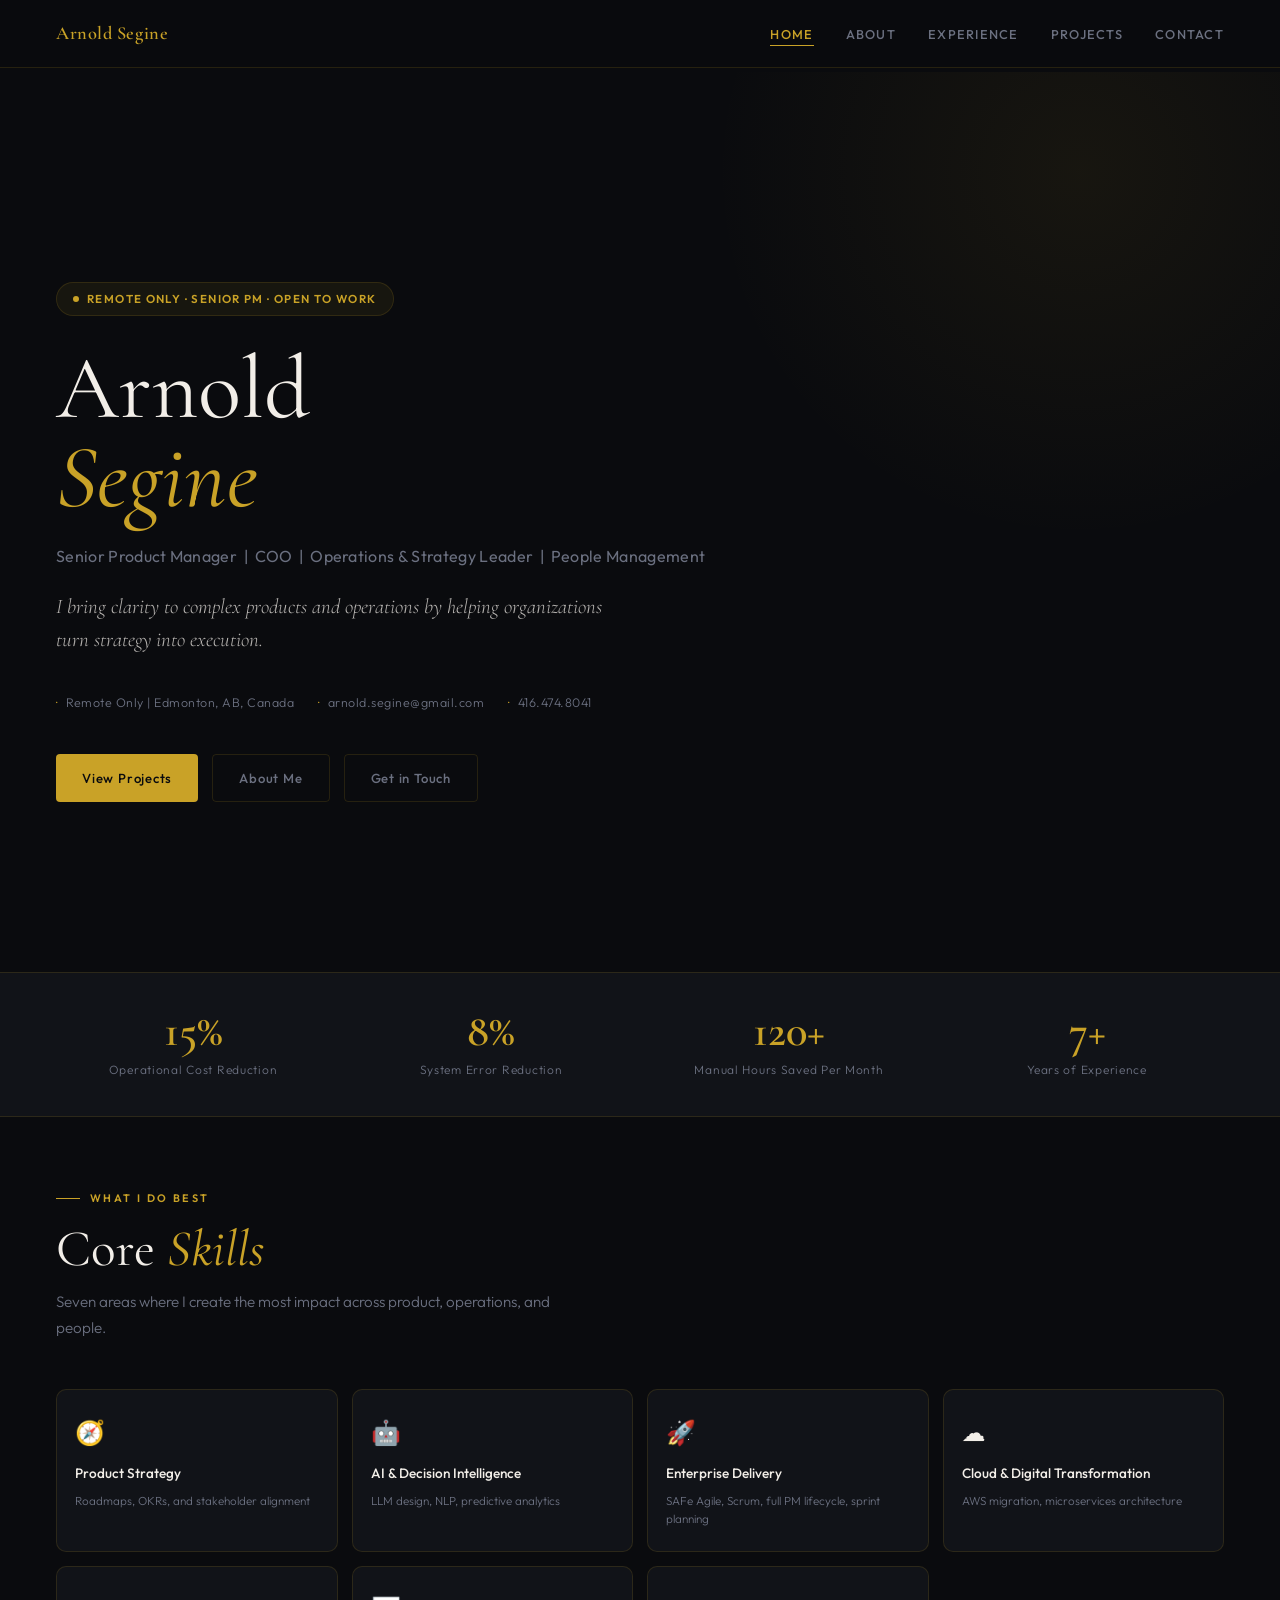
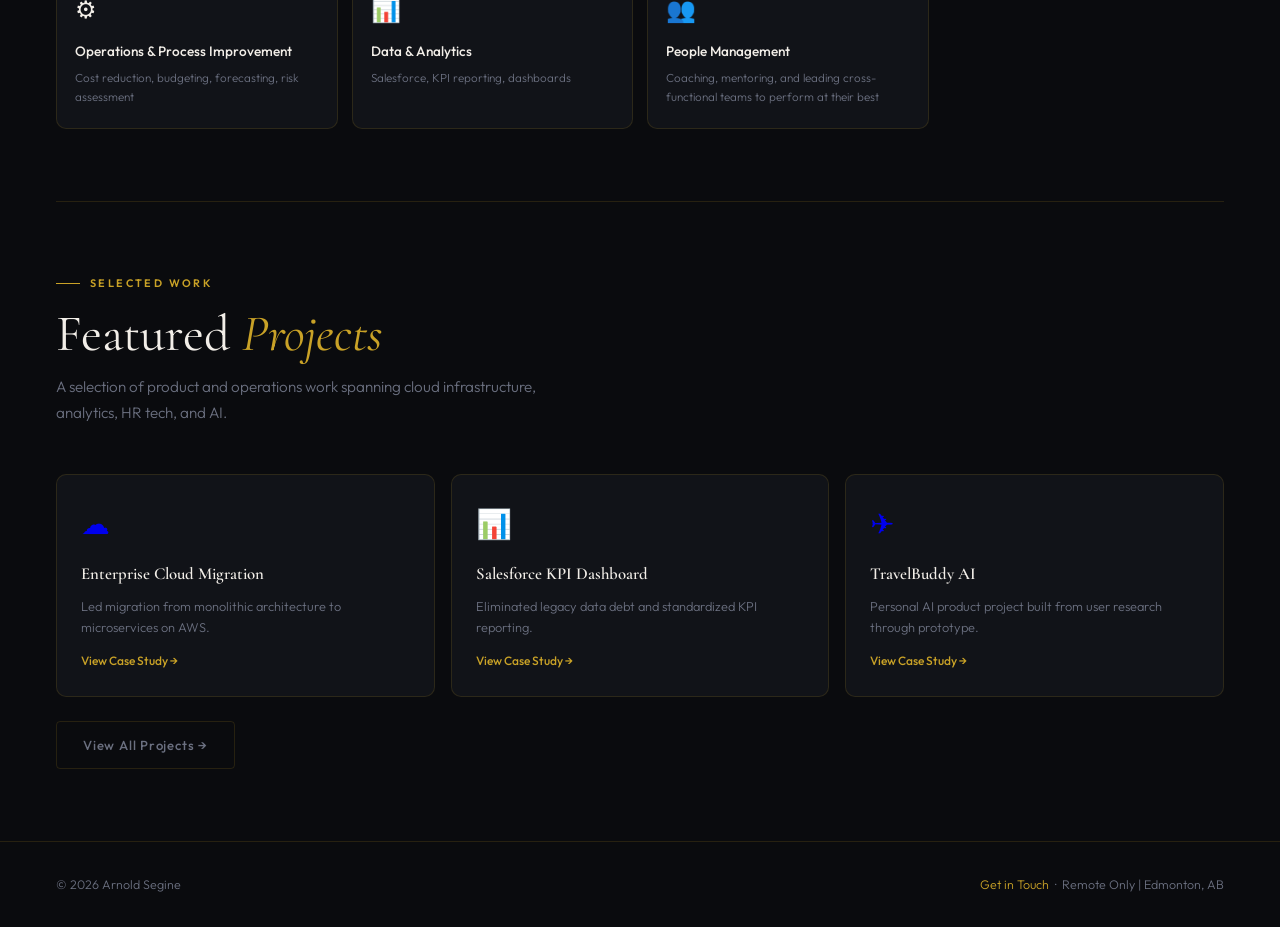
<file: index.html>
<!DOCTYPE html>
<html lang="en">
<head>
<meta charset="UTF-8"/>
<meta name="viewport" content="width=device-width, initial-scale=1.0"/>
<title>Arnold Segine — Senior Product Manager</title>
<link rel="stylesheet" href="style.css"/>
<style>
  .hero {
    min-height: 100vh;
    display: flex; align-items: center;
    padding: 120px 56px 80px;
    position: relative; overflow: hidden;
  }
  .hero::before {
    content: '';
    position: absolute; top: -300px; right: -200px;
    width: 800px; height: 800px;
    background: radial-gradient(circle, rgba(201,162,39,0.07) 0%, transparent 65%);
    pointer-events: none;
  }
  .hero-badge {
    display: inline-flex; align-items: center; gap: 8px;
    border: 1px solid var(--border);
    background: rgba(201,162,39,0.07);
    padding: 6px 16px; border-radius: 100px;
    font-size: 0.72rem; font-weight: 600;
    letter-spacing: 0.12em; text-transform: uppercase;
    color: var(--gold); margin-bottom: 28px;
  }
  .hero-badge span { width: 6px; height: 6px; border-radius: 50%; background: var(--gold); display: inline-block; }
  h1 {
    font-family: var(--serif);
    font-size: clamp(3.5rem, 7vw, 6.5rem);
    line-height: 1.0; color: var(--white);
    margin-bottom: 20px; font-weight: 400;
  }
  h1 em { color: var(--gold); }
  .hero-title {
    font-size: 1rem; color: var(--muted);
    margin-bottom: 20px; font-weight: 400;
    letter-spacing: 0.02em;
  }
  .hero-tagline {
    font-family: var(--serif);
    font-size: 1.3rem; color: rgba(242,238,232,0.75);
    max-width: 560px; margin-bottom: 36px;
    font-style: italic; line-height: 1.6;
  }
  .hero-meta {
    display: flex; gap: 24px; flex-wrap: wrap;
    font-size: 0.78rem; color: var(--muted);
    letter-spacing: 0.04em; margin-bottom: 40px;
  }
  .hero-meta span { display: flex; align-items: center; gap: 8px; }
  .hero-meta span::before { content: '·'; color: var(--gold); }
  .hero-cta { display: flex; gap: 14px; flex-wrap: wrap; }

  .skills-grid {
    display: grid; grid-template-columns: repeat(4, 1fr); gap: 14px;
    margin-top: 16px;
  }
  .skill-card {
    background: var(--bg2); border: 1px solid var(--border);
    border-radius: 10px; padding: 22px 18px;
    transition: border-color 0.2s, transform 0.2s;
  }
  .skill-card:hover { border-color: var(--gold-dim); transform: translateY(-3px); }
  .skill-icon { font-size: 1.5rem; margin-bottom: 10px; }
  .skill-card h4 { font-size: 0.85rem; color: var(--white); font-weight: 500; margin-bottom: 6px; }
  .skill-card p { font-size: 0.73rem; color: var(--muted); line-height: 1.6; }

  .proj-preview {
    display: grid; grid-template-columns: repeat(3, 1fr); gap: 16px;
    margin-top: 16px;
  }
  .proj-prev-card {
    background: var(--bg2); border: 1px solid var(--border);
    border-radius: 10px; padding: 24px;
    text-decoration: none; display: block;
    transition: border-color 0.2s, transform 0.2s;
  }
  .proj-prev-card:hover { border-color: var(--gold-dim); transform: translateY(-3px); }
  .proj-prev-icon { font-size: 1.8rem; margin-bottom: 12px; }
  .proj-prev-card h3 { font-family: var(--serif); font-size: 1.05rem; color: var(--white); margin-bottom: 8px; font-weight: 600; }
  .proj-prev-card p { font-size: 0.8rem; color: var(--muted); line-height: 1.6; margin-bottom: 14px; }
  .proj-prev-arrow { font-size: 0.75rem; color: var(--gold); font-weight: 500; }

  @media (max-width: 900px) {
    .hero { padding: 110px 20px 60px; }
    .skills-grid { grid-template-columns: repeat(2, 1fr); }
    .proj-preview { grid-template-columns: 1fr; }
  }
</style>
</head>
<body>
<nav>
  <a href="index.html" class="nav-logo">Arnold Segine</a>
  <ul class="nav-links">
    <li><a href="index.html">Home</a></li>
    <li><a href="about.html">About</a></li>
    <li><a href="experience.html">Experience</a></li>
    <li><a href="projects.html">Projects</a></li>
    <li><a href="contact.html">Contact</a></li>
  </ul>
</nav>

<div class="page-wrap">
  <section class="hero">
    <div>
      <div class="hero-badge fade-up"><span></span> Remote Only · Senior PM · Open to Work</div>
      <h1 class="fade-up-2">Arnold<br/><em>Segine</em></h1>
      <p class="hero-title fade-up-2">Senior Product Manager &nbsp;|&nbsp; COO &nbsp;|&nbsp; Operations &amp; Strategy Leader &nbsp;|&nbsp; People Management</p>
      <p class="hero-tagline fade-up-3">I bring clarity to complex products and operations by helping organizations turn strategy into execution.</p>
      <div class="hero-meta fade-up-3">
        <span>Remote Only | Edmonton, AB, Canada</span>
        <span>arnold.segine@gmail.com</span>
        <span>416.474.8041</span>
      </div>
      <div class="hero-cta fade-up-3">
        <a href="projects.html" class="btn btn-gold">View Projects</a>
        <a href="about.html" class="btn btn-outline">About Me</a>
        <a href="contact.html" class="btn btn-outline">Get in Touch</a>
      </div>
    </div>
  </section>

  <div class="stats-strip reveal">
    <div class="stat"><span class="stat-num">15%</span><div class="stat-label">Operational Cost Reduction</div></div>
    <div class="stat"><span class="stat-num">8%</span><div class="stat-label">System Error Reduction</div></div>
    <div class="stat"><span class="stat-num">120+</span><div class="stat-label">Manual Hours Saved Per Month</div></div>
    <div class="stat"><span class="stat-num">7+</span><div class="stat-label">Years of Experience</div></div>
  </div>

  <section class="reveal">
    <div class="section-label">What I Do Best</div>
    <h2>Core <em>Skills</em></h2>
    <p class="section-desc">Seven areas where I create the most impact across product, operations, and people.</p>
    <div class="skills-grid">
      <div class="skill-card"><div class="skill-icon">🧭</div><h4>Product Strategy</h4><p>Roadmaps, OKRs, and stakeholder alignment</p></div>
      <div class="skill-card"><div class="skill-icon">🤖</div><h4>AI &amp; Decision Intelligence</h4><p>LLM design, NLP, predictive analytics</p></div>
      <div class="skill-card"><div class="skill-icon">🚀</div><h4>Enterprise Delivery</h4><p>SAFe Agile, Scrum, full PM lifecycle, sprint planning</p></div>
      <div class="skill-card"><div class="skill-icon">☁️</div><h4>Cloud &amp; Digital Transformation</h4><p>AWS migration, microservices architecture</p></div>
      <div class="skill-card"><div class="skill-icon">⚙️</div><h4>Operations &amp; Process Improvement</h4><p>Cost reduction, budgeting, forecasting, risk assessment</p></div>
      <div class="skill-card"><div class="skill-icon">📊</div><h4>Data &amp; Analytics</h4><p>Salesforce, KPI reporting, dashboards</p></div>
      <div class="skill-card"><div class="skill-icon">👥</div><h4>People Management</h4><p>Coaching, mentoring, and leading cross-functional teams to perform at their best</p></div>
      <div class="skill-card" style="background:transparent;border-color:transparent;"></div>
    </div>
  </section>

  <hr class="divider"/>

  <section class="reveal">
    <div class="section-label">Selected Work</div>
    <h2>Featured <em>Projects</em></h2>
    <p class="section-desc">A selection of product and operations work spanning cloud infrastructure, analytics, HR tech, and AI.</p>
    <div class="proj-preview">
      <a href="project-aws.html" class="proj-prev-card">
        <div class="proj-prev-icon">☁️</div>
        <h3>Enterprise Cloud Migration</h3>
        <p>Led migration from monolithic architecture to microservices on AWS.</p>
        <div class="proj-prev-arrow">View Case Study →</div>
      </a>
      <a href="project-salesforce.html" class="proj-prev-card">
        <div class="proj-prev-icon">📊</div>
        <h3>Salesforce KPI Dashboard</h3>
        <p>Eliminated legacy data debt and standardized KPI reporting.</p>
        <div class="proj-prev-arrow">View Case Study →</div>
      </a>
      <a href="travelbuddy.html" class="proj-prev-card">
        <div class="proj-prev-icon">✈️</div>
        <h3>TravelBuddy AI</h3>
        <p>Personal AI product project built from user research through prototype.</p>
        <div class="proj-prev-arrow">View Case Study →</div>
      </a>
    </div>
    <div style="margin-top:24px;">
      <a href="projects.html" class="btn btn-outline">View All Projects →</a>
    </div>
  </section>

  <footer>
    <div>© 2026 Arnold Segine</div>
    <div><a href="contact.html">Get in Touch</a> &nbsp;·&nbsp; Remote Only | Edmonton, AB</div>
  </footer>
</div>
<script src="nav.js"></script>
</body>
</html>
</file>
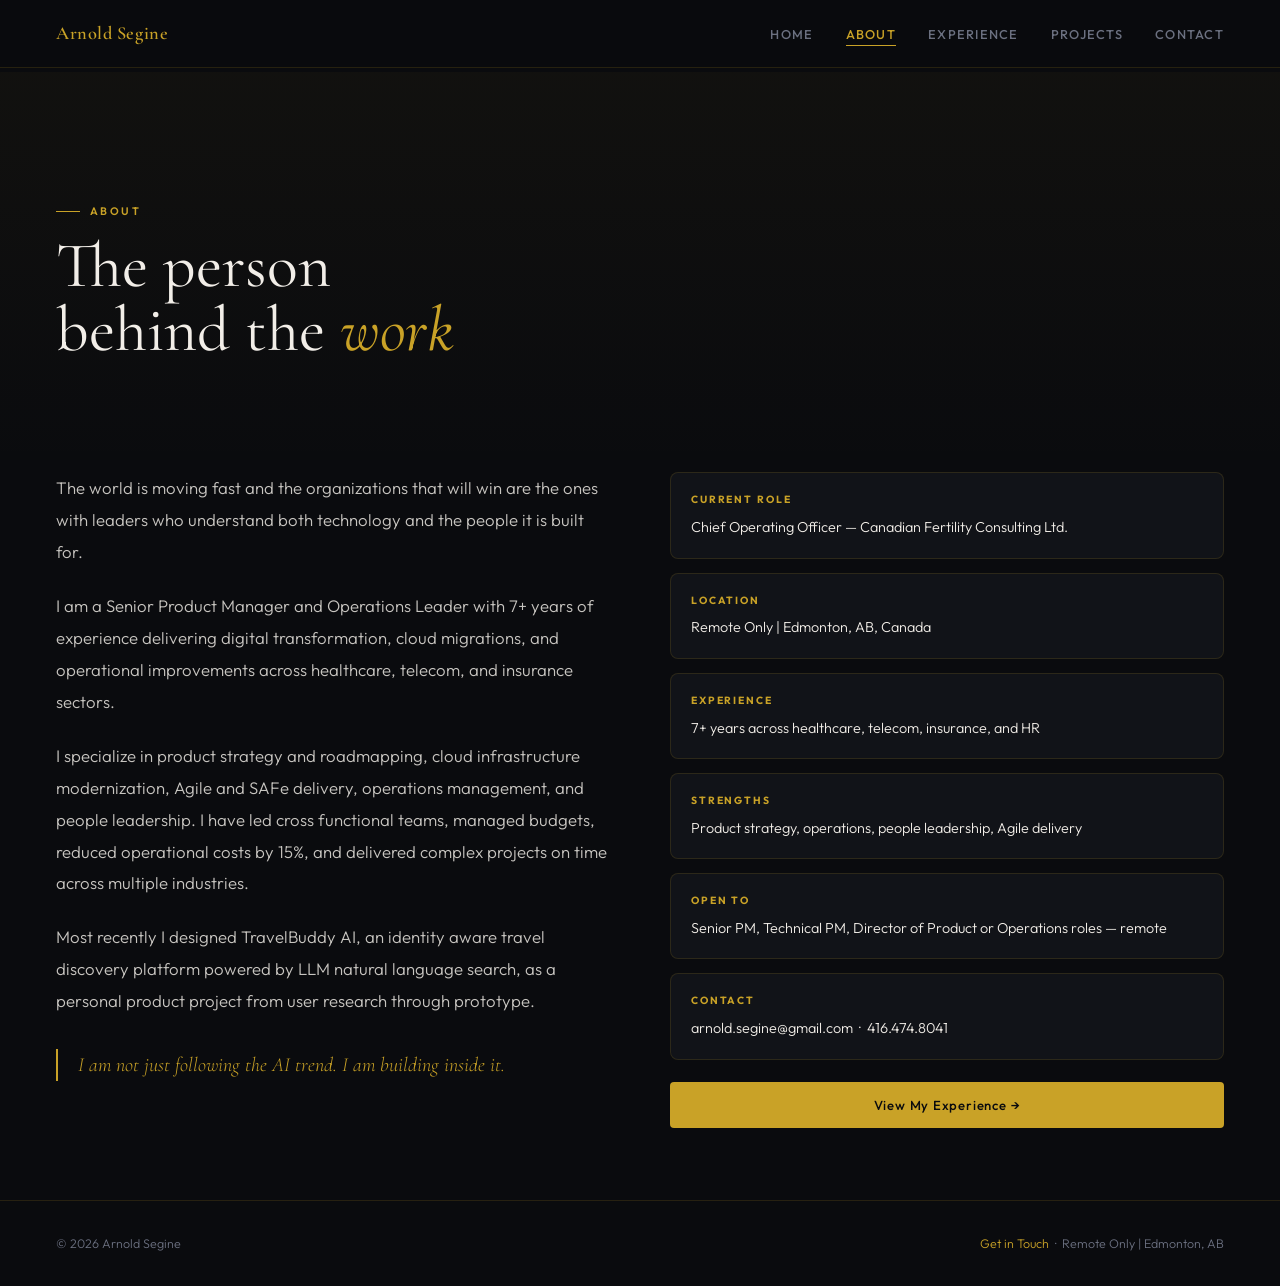
<file: about.html>
<!DOCTYPE html>
<html lang="en">
<head>
<meta charset="UTF-8"/>
<meta name="viewport" content="width=device-width, initial-scale=1.0"/>
<title>About — Arnold Segine</title>
<link rel="stylesheet" href="style.css"/>
<style>
  .about-hero {
    padding: 130px 56px 70px;
    background: linear-gradient(180deg, rgba(201,162,39,0.04) 0%, transparent 100%);
  }
  .about-intro {
    max-width: 720px;
  }
  .about-intro h1 {
    font-family: var(--serif); font-size: clamp(3rem, 5vw, 5rem);
    font-weight: 400; line-height: 1.0; margin-bottom: 40px;
  }
  .about-intro h1 em { color: var(--gold); }

  .about-body {
    display: grid; grid-template-columns: 1fr 1fr; gap: 60px;
    align-items: start;
  }
  .about-text p {
    font-size: 1.05rem; color: rgba(242,238,232,0.82);
    line-height: 1.9; margin-bottom: 22px;
  }
  .about-text .quote {
    font-family: var(--serif); font-size: 1.25rem;
    color: var(--gold); font-style: italic;
    line-height: 1.6; margin-top: 32px;
    padding-left: 20px;
    border-left: 2px solid var(--gold);
  }

  .about-facts { display: flex; flex-direction: column; gap: 14px; }
  .fact-card {
    background: var(--bg2); border: 1px solid var(--border);
    border-radius: 8px; padding: 18px 20px;
  }
  .fact-label {
    font-size: 0.65rem; font-weight: 700;
    letter-spacing: 0.18em; text-transform: uppercase;
    color: var(--gold); margin-bottom: 6px;
  }
  .fact-value { font-size: 0.9rem; color: var(--white); }

  @media (max-width: 900px) {
    .about-hero { padding: 110px 20px 50px; }
    .about-body { grid-template-columns: 1fr; gap: 36px; }
  }
</style>
</head>
<body>
<nav>
  <a href="index.html" class="nav-logo">Arnold Segine</a>
  <ul class="nav-links">
    <li><a href="index.html">Home</a></li>
    <li><a href="about.html">About</a></li>
    <li><a href="experience.html">Experience</a></li>
    <li><a href="projects.html">Projects</a></li>
    <li><a href="contact.html">Contact</a></li>
  </ul>
</nav>

<div class="page-wrap">
  <section class="about-hero">
    <div class="about-intro fade-up">
      <div class="section-label">About</div>
      <h1>The person<br/>behind the <em>work</em></h1>
    </div>
  </section>

  <section style="padding-top:0;">
    <div class="about-body reveal">
      <div class="about-text">
        <p>The world is moving fast and the organizations that will win are the ones with leaders who understand both technology and the people it is built for.</p>
        <p>I am a Senior Product Manager and Operations Leader with 7+ years of experience delivering digital transformation, cloud migrations, and operational improvements across healthcare, telecom, and insurance sectors.</p>
        <p>I specialize in product strategy and roadmapping, cloud infrastructure modernization, Agile and SAFe delivery, operations management, and people leadership. I have led cross functional teams, managed budgets, reduced operational costs by 15%, and delivered complex projects on time across multiple industries.</p>
        <p>Most recently I designed TravelBuddy AI, an identity aware travel discovery platform powered by LLM natural language search, as a personal product project from user research through prototype.</p>
        <p class="quote">I am not just following the AI trend. I am building inside it.</p>
      </div>

      <div class="about-facts">
        <div class="fact-card">
          <div class="fact-label">Current Role</div>
          <div class="fact-value">Chief Operating Officer — Canadian Fertility Consulting Ltd.</div>
        </div>
        <div class="fact-card">
          <div class="fact-label">Location</div>
          <div class="fact-value">Remote Only | Edmonton, AB, Canada</div>
        </div>
        <div class="fact-card">
          <div class="fact-label">Experience</div>
          <div class="fact-value">7+ years across healthcare, telecom, insurance, and HR</div>
        </div>
        <div class="fact-card">
          <div class="fact-label">Strengths</div>
          <div class="fact-value">Product strategy, operations, people leadership, Agile delivery</div>
        </div>
        <div class="fact-card">
          <div class="fact-label">Open To</div>
          <div class="fact-value">Senior PM, Technical PM, Director of Product or Operations roles — remote</div>
        </div>
        <div class="fact-card">
          <div class="fact-label">Contact</div>
          <div class="fact-value">arnold.segine@gmail.com &nbsp;·&nbsp; 416.474.8041</div>
        </div>
        <a href="experience.html" class="btn btn-gold" style="margin-top:8px;justify-content:center;">View My Experience →</a>
      </div>
    </div>
  </section>

  <footer>
    <div>© 2026 Arnold Segine</div>
    <div><a href="contact.html">Get in Touch</a> &nbsp;·&nbsp; Remote Only | Edmonton, AB</div>
  </footer>
</div>
<script src="nav.js"></script>
</body>
</html>
</file>
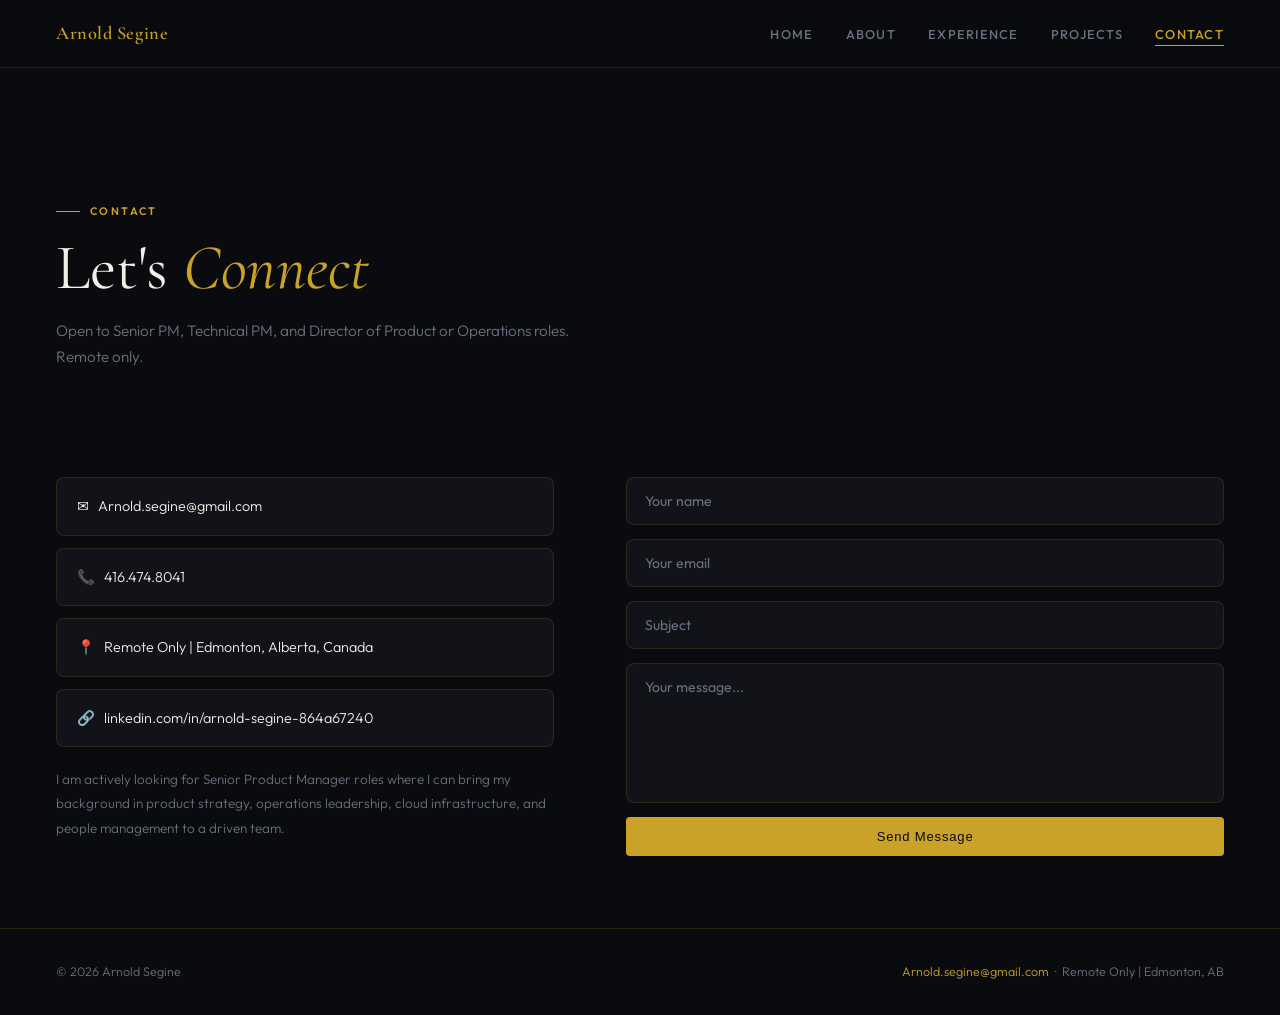
<file: contact.html>
<!DOCTYPE html>
<html lang="en">
<head>
<meta charset="UTF-8"/>
<meta name="viewport" content="width=device-width, initial-scale=1.0"/>
<title>Contact — Arnold Segine</title>
<link rel="stylesheet" href="style.css"/>
<style>
  .contact-hero { padding: 130px 56px 60px; }
  .contact-hero h1 { font-family: var(--serif); font-size: clamp(3rem,5vw,5rem); font-weight: 400; margin-bottom: 16px; }
  .contact-hero h1 em { color: var(--gold); }
  .contact-layout { display: grid; grid-template-columns: 1fr 1.2fr; gap: 72px; padding: 0 56px 72px; align-items: start; }
  .contact-info { display: flex; flex-direction: column; gap: 12px; }
  .contact-item { display: flex; gap: 14px; align-items: center; background: var(--bg2); border: 1px solid var(--border); border-radius: 8px; padding: 16px 20px; font-size: 0.9rem; color: var(--white); text-decoration: none; transition: border-color 0.2s; }
  .contact-item:hover { border-color: var(--gold-dim); }
  .contact-note { font-size: 0.84rem; color: var(--muted); margin-top: 20px; line-height: 1.8; }
  .contact-form { display: flex; flex-direction: column; gap: 14px; }
  .contact-form input, .contact-form textarea { background: var(--bg2); border: 1px solid var(--border); border-radius: 8px; padding: 14px 18px; color: var(--white); font-family: var(--sans); font-size: 0.88rem; outline: none; transition: border-color 0.2s; width: 100%; }
  .contact-form input:focus, .contact-form textarea:focus { border-color: var(--gold-dim); }
  .contact-form textarea { height: 140px; resize: none; }
  .contact-form input::placeholder, .contact-form textarea::placeholder { color: var(--muted); }
  @media (max-width: 900px) {
    .contact-hero { padding: 110px 20px 40px; }
    .contact-layout { grid-template-columns: 1fr; gap: 36px; padding: 0 20px 48px; }
  }
</style>
</head>
<body>
<nav>
  <a href="index.html" class="nav-logo">Arnold Segine</a>
  <ul class="nav-links">
    <li><a href="index.html">Home</a></li>
    <li><a href="about.html">About</a></li>
    <li><a href="experience.html">Experience</a></li>
    <li><a href="projects.html">Projects</a></li>
    <li><a href="contact.html">Contact</a></li>
  </ul>
</nav>

<div class="page-wrap">
  <section class="contact-hero">
    <div class="section-label fade-up">Contact</div>
    <h1 class="fade-up-2">Let's <em>Connect</em></h1>
    <p class="section-desc fade-up-3">Open to Senior PM, Technical PM, and Director of Product or Operations roles. Remote only.</p>
  </section>

  <div class="contact-layout">
    <div class="reveal">
      <div class="contact-info">
        <a href="mailto:Arnold.segine@gmail.com" class="contact-item">✉ &nbsp; Arnold.segine@gmail.com</a>
        <a href="tel:4164748041" class="contact-item">📞 &nbsp; 416.474.8041</a>
        <div class="contact-item">📍 &nbsp; Remote Only | Edmonton, Alberta, Canada</div>
        <a href="https://www.linkedin.com/in/arnold-segine-864a67240" target="_blank" class="contact-item">🔗 &nbsp; linkedin.com/in/arnold-segine-864a67240</a>
      </div>
      <p class="contact-note">I am actively looking for Senior Product Manager roles where I can bring my background in product strategy, operations leadership, cloud infrastructure, and people management to a driven team.</p>
    </div>
    <div class="reveal">
      <div class="contact-form">
        <input type="text" placeholder="Your name" id="cf-name"/>
        <input type="email" placeholder="Your email" id="cf-email"/>
        <input type="text" placeholder="Subject" id="cf-subject"/>
        <textarea placeholder="Your message..." id="cf-message"></textarea>
        <button class="btn btn-gold" onclick="handleSend()" style="width:100%;justify-content:center;border:none;cursor:pointer;">Send Message</button>
      </div>
    </div>
  </div>

  <footer>
    <div>© 2026 Arnold Segine</div>
    <div><a href="mailto:Arnold.segine@gmail.com">Arnold.segine@gmail.com</a> &nbsp;·&nbsp; Remote Only | Edmonton, AB</div>
  </footer>
</div>
<script src="nav.js"></script>
<script>
function handleSend() {
  const name = document.getElementById('cf-name').value;
  const email = document.getElementById('cf-email').value;
  const subject = document.getElementById('cf-subject').value;
  const message = document.getElementById('cf-message').value;
  if (!name || !email || !message) { alert('Please fill in your name, email, and message.'); return; }
  window.location.href = 'mailto:Arnold.segine@gmail.com?subject=' + encodeURIComponent(subject || 'Portfolio Inquiry') + '&body=' + encodeURIComponent('From: ' + name + '\nEmail: ' + email + '\n\n' + message);
}
</script>
</body>
</html>
</file>
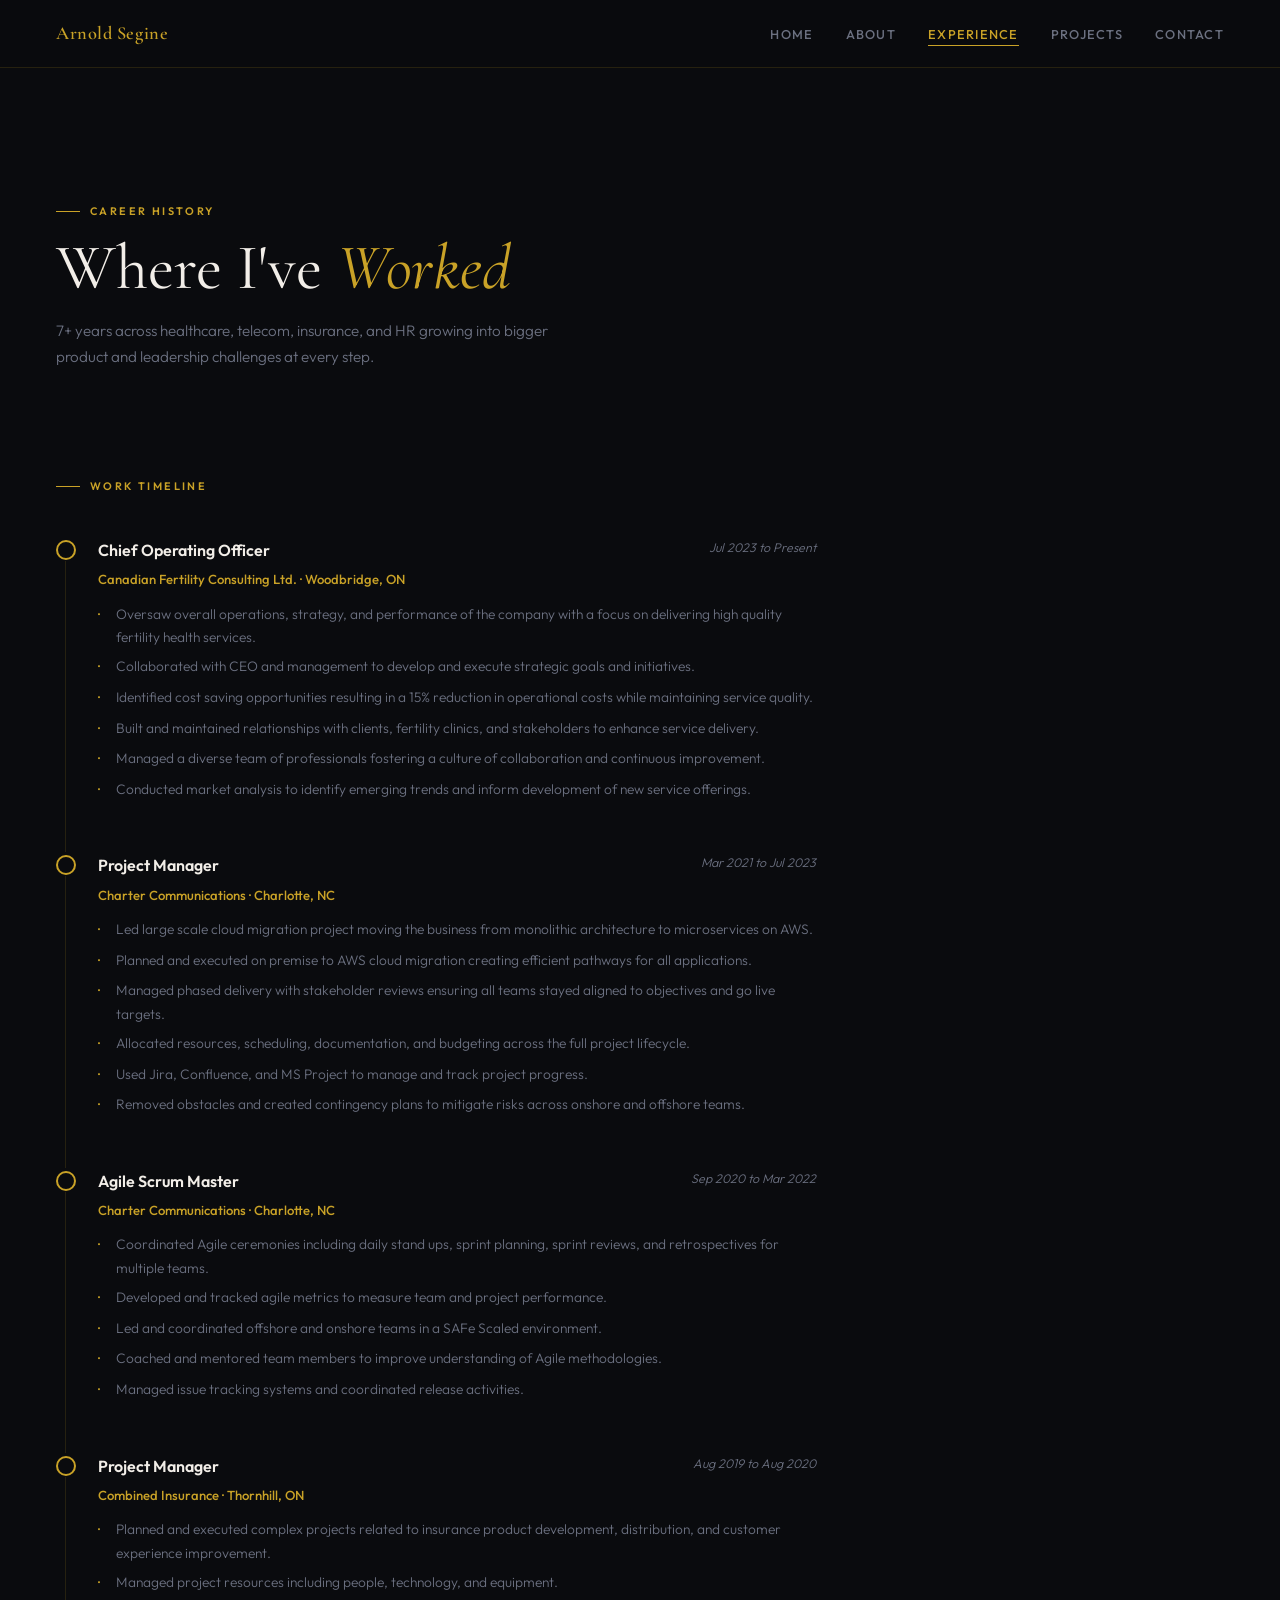
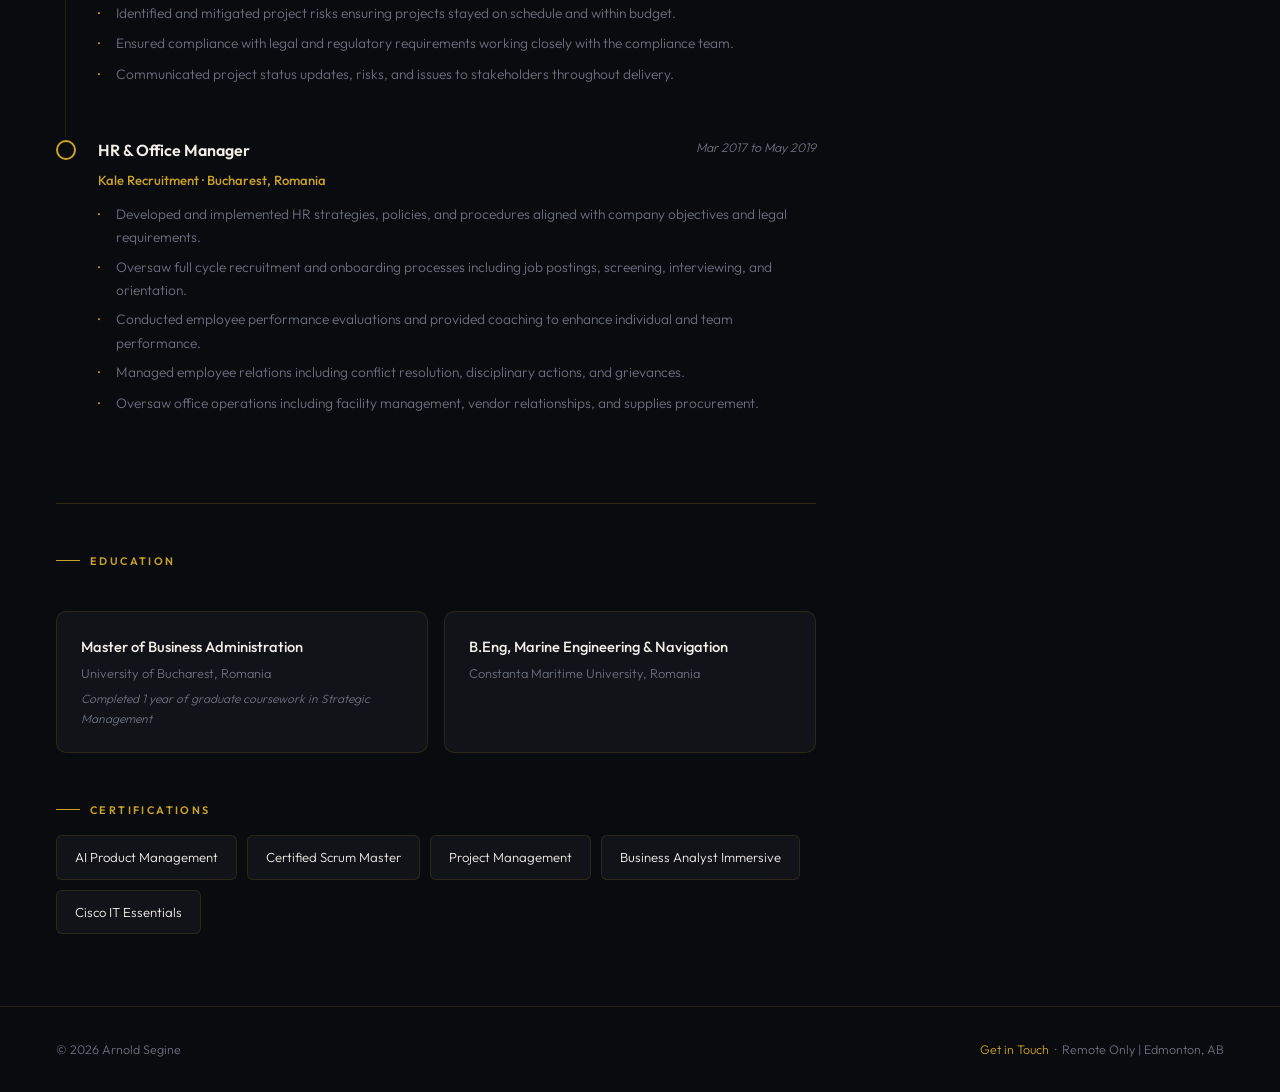
<file: experience.html>
<!DOCTYPE html>
<html lang="en">
<head>
<meta charset="UTF-8"/>
<meta name="viewport" content="width=device-width, initial-scale=1.0"/>
<title>Experience — Arnold Segine</title>
<link rel="stylesheet" href="style.css"/>
<style>
  .exp-hero { padding: 130px 56px 60px; }
  .exp-hero h1 { font-family: var(--serif); font-size: clamp(3rem,5vw,5rem); font-weight: 400; margin-bottom: 16px; }
  .exp-hero h1 em { color: var(--gold); }
  .exp-body { padding: 0 56px 72px; }

  .timeline { display: flex; flex-direction: column; gap: 0; max-width: 760px; }
  .tl-item { display: flex; gap: 22px; padding-bottom: 44px; position: relative; }
  .tl-item:not(:last-child)::after {
    content: ''; position: absolute; left: 9px; top: 24px; bottom: 0;
    width: 1px; background: var(--border);
  }
  .tl-dot { width: 20px; height: 20px; min-width: 20px; border: 2px solid var(--gold); border-radius: 50%; background: var(--bg); margin-top: 3px; }
  .tl-body { flex: 1; }
  .tl-header { display: flex; justify-content: space-between; align-items: flex-start; flex-wrap: wrap; gap: 8px; margin-bottom: 4px; }
  .tl-title { font-size: 1rem; color: var(--white); font-weight: 600; }
  .tl-dates { font-size: 0.78rem; color: var(--muted); font-style: italic; }
  .tl-company { font-size: 0.82rem; color: var(--gold); margin-bottom: 12px; font-weight: 500; }
  .tl-bullet { font-size: 0.86rem; color: var(--muted); line-height: 1.7; display: flex; gap: 10px; margin-bottom: 6px; }
  .tl-bullet::before { content: '·'; color: var(--gold); font-size: 1.1rem; line-height: 1.4; min-width: 8px; }

  .two-col { display: grid; grid-template-columns: 1fr 1fr; gap: 16px; max-width: 760px; }
  .edu-card { background: var(--bg2); border: 1px solid var(--border); border-radius: 10px; padding: 22px 24px; }
  .edu-card h4 { font-size: 0.92rem; color: var(--white); font-weight: 500; margin-bottom: 4px; }
  .edu-card .edu-sub { font-size: 0.8rem; color: var(--muted); margin-bottom: 4px; }
  .edu-card .edu-note { font-size: 0.75rem; color: var(--muted); font-style: italic; }

  .cert-list { display: flex; flex-wrap: wrap; gap: 10px; margin-top: 16px; max-width: 760px; }
  .cert-badge { background: var(--bg2); border: 1px solid var(--border); padding: 10px 18px; border-radius: 6px; font-size: 0.82rem; color: var(--white); transition: border-color 0.2s; }
  .cert-badge:hover { border-color: var(--gold-dim); }

  @media (max-width: 900px) {
    .exp-hero { padding: 110px 20px 40px; }
    .exp-body { padding: 0 20px 48px; }
    .two-col { grid-template-columns: 1fr; }
  }
</style>
</head>
<body>
<nav>
  <a href="index.html" class="nav-logo">Arnold Segine</a>
  <ul class="nav-links">
    <li><a href="index.html">Home</a></li>
    <li><a href="about.html">About</a></li>
    <li><a href="experience.html">Experience</a></li>
    <li><a href="projects.html">Projects</a></li>
    <li><a href="contact.html">Contact</a></li>
  </ul>
</nav>

<div class="page-wrap">
  <section class="exp-hero">
    <div class="section-label fade-up">Career History</div>
    <h1 class="fade-up-2">Where I've <em>Worked</em></h1>
    <p class="section-desc fade-up-3">7+ years across healthcare, telecom, insurance, and HR growing into bigger product and leadership challenges at every step.</p>
  </section>

  <div class="exp-body">

    <div class="section-label reveal">Work Timeline</div>
    <br/>
    <div class="timeline reveal">

      <div class="tl-item">
        <div class="tl-dot"></div>
        <div class="tl-body">
          <div class="tl-header">
            <div class="tl-title">Chief Operating Officer</div>
            <div class="tl-dates">Jul 2023 to Present</div>
          </div>
          <div class="tl-company">Canadian Fertility Consulting Ltd. · Woodbridge, ON</div>
          <div class="tl-bullet">Oversaw overall operations, strategy, and performance of the company with a focus on delivering high quality fertility health services.</div>
          <div class="tl-bullet">Collaborated with CEO and management to develop and execute strategic goals and initiatives.</div>
          <div class="tl-bullet">Identified cost saving opportunities resulting in a 15% reduction in operational costs while maintaining service quality.</div>
          <div class="tl-bullet">Built and maintained relationships with clients, fertility clinics, and stakeholders to enhance service delivery.</div>
          <div class="tl-bullet">Managed a diverse team of professionals fostering a culture of collaboration and continuous improvement.</div>
          <div class="tl-bullet">Conducted market analysis to identify emerging trends and inform development of new service offerings.</div>
        </div>
      </div>

      <div class="tl-item">
        <div class="tl-dot"></div>
        <div class="tl-body">
          <div class="tl-header">
            <div class="tl-title">Project Manager</div>
            <div class="tl-dates">Mar 2021 to Jul 2023</div>
          </div>
          <div class="tl-company">Charter Communications · Charlotte, NC</div>
          <div class="tl-bullet">Led large scale cloud migration project moving the business from monolithic architecture to microservices on AWS.</div>
          <div class="tl-bullet">Planned and executed on premise to AWS cloud migration creating efficient pathways for all applications.</div>
          <div class="tl-bullet">Managed phased delivery with stakeholder reviews ensuring all teams stayed aligned to objectives and go live targets.</div>
          <div class="tl-bullet">Allocated resources, scheduling, documentation, and budgeting across the full project lifecycle.</div>
          <div class="tl-bullet">Used Jira, Confluence, and MS Project to manage and track project progress.</div>
          <div class="tl-bullet">Removed obstacles and created contingency plans to mitigate risks across onshore and offshore teams.</div>
        </div>
      </div>

      <div class="tl-item">
        <div class="tl-dot"></div>
        <div class="tl-body">
          <div class="tl-header">
            <div class="tl-title">Agile Scrum Master</div>
            <div class="tl-dates">Sep 2020 to Mar 2022</div>
          </div>
          <div class="tl-company">Charter Communications · Charlotte, NC</div>
          <div class="tl-bullet">Coordinated Agile ceremonies including daily stand ups, sprint planning, sprint reviews, and retrospectives for multiple teams.</div>
          <div class="tl-bullet">Developed and tracked agile metrics to measure team and project performance.</div>
          <div class="tl-bullet">Led and coordinated offshore and onshore teams in a SAFe Scaled environment.</div>
          <div class="tl-bullet">Coached and mentored team members to improve understanding of Agile methodologies.</div>
          <div class="tl-bullet">Managed issue tracking systems and coordinated release activities.</div>
        </div>
      </div>

      <div class="tl-item">
        <div class="tl-dot"></div>
        <div class="tl-body">
          <div class="tl-header">
            <div class="tl-title">Project Manager</div>
            <div class="tl-dates">Aug 2019 to Aug 2020</div>
          </div>
          <div class="tl-company">Combined Insurance · Thornhill, ON</div>
          <div class="tl-bullet">Planned and executed complex projects related to insurance product development, distribution, and customer experience improvement.</div>
          <div class="tl-bullet">Managed project resources including people, technology, and equipment.</div>
          <div class="tl-bullet">Identified and mitigated project risks ensuring projects stayed on schedule and within budget.</div>
          <div class="tl-bullet">Ensured compliance with legal and regulatory requirements working closely with the compliance team.</div>
          <div class="tl-bullet">Communicated project status updates, risks, and issues to stakeholders throughout delivery.</div>
        </div>
      </div>

      <div class="tl-item">
        <div class="tl-dot"></div>
        <div class="tl-body">
          <div class="tl-header">
            <div class="tl-title">HR &amp; Office Manager</div>
            <div class="tl-dates">Mar 2017 to May 2019</div>
          </div>
          <div class="tl-company">Kale Recruitment · Bucharest, Romania</div>
          <div class="tl-bullet">Developed and implemented HR strategies, policies, and procedures aligned with company objectives and legal requirements.</div>
          <div class="tl-bullet">Oversaw full cycle recruitment and onboarding processes including job postings, screening, interviewing, and orientation.</div>
          <div class="tl-bullet">Conducted employee performance evaluations and provided coaching to enhance individual and team performance.</div>
          <div class="tl-bullet">Managed employee relations including conflict resolution, disciplinary actions, and grievances.</div>
          <div class="tl-bullet">Oversaw office operations including facility management, vendor relationships, and supplies procurement.</div>
        </div>
      </div>

    </div>

    <hr class="gold-rule" style="max-width:760px;"/>

    <div class="section-label reveal" style="margin-top:48px;">Education</div>
    <br/>
    <div class="two-col reveal">
      <div class="edu-card">
        <h4>Master of Business Administration</h4>
        <div class="edu-sub">University of Bucharest, Romania</div>
        <div class="edu-note">Completed 1 year of graduate coursework in Strategic Management</div>
      </div>
      <div class="edu-card">
        <h4>B.Eng, Marine Engineering &amp; Navigation</h4>
        <div class="edu-sub">Constanta Maritime University, Romania</div>
      </div>
    </div>

    <div class="section-label reveal" style="margin-top:48px;">Certifications</div>
    <div class="cert-list reveal">
      <div class="cert-badge">AI Product Management</div>
      <div class="cert-badge">Certified Scrum Master</div>
      <div class="cert-badge">Project Management</div>
      <div class="cert-badge">Business Analyst Immersive</div>
      <div class="cert-badge">Cisco IT Essentials</div>
    </div>

  </div>

  <footer>
    <div>© 2026 Arnold Segine</div>
    <div><a href="contact.html">Get in Touch</a> &nbsp;·&nbsp; Remote Only | Edmonton, AB</div>
  </footer>
</div>
<script src="nav.js"></script>
</body>
</html>
</file>
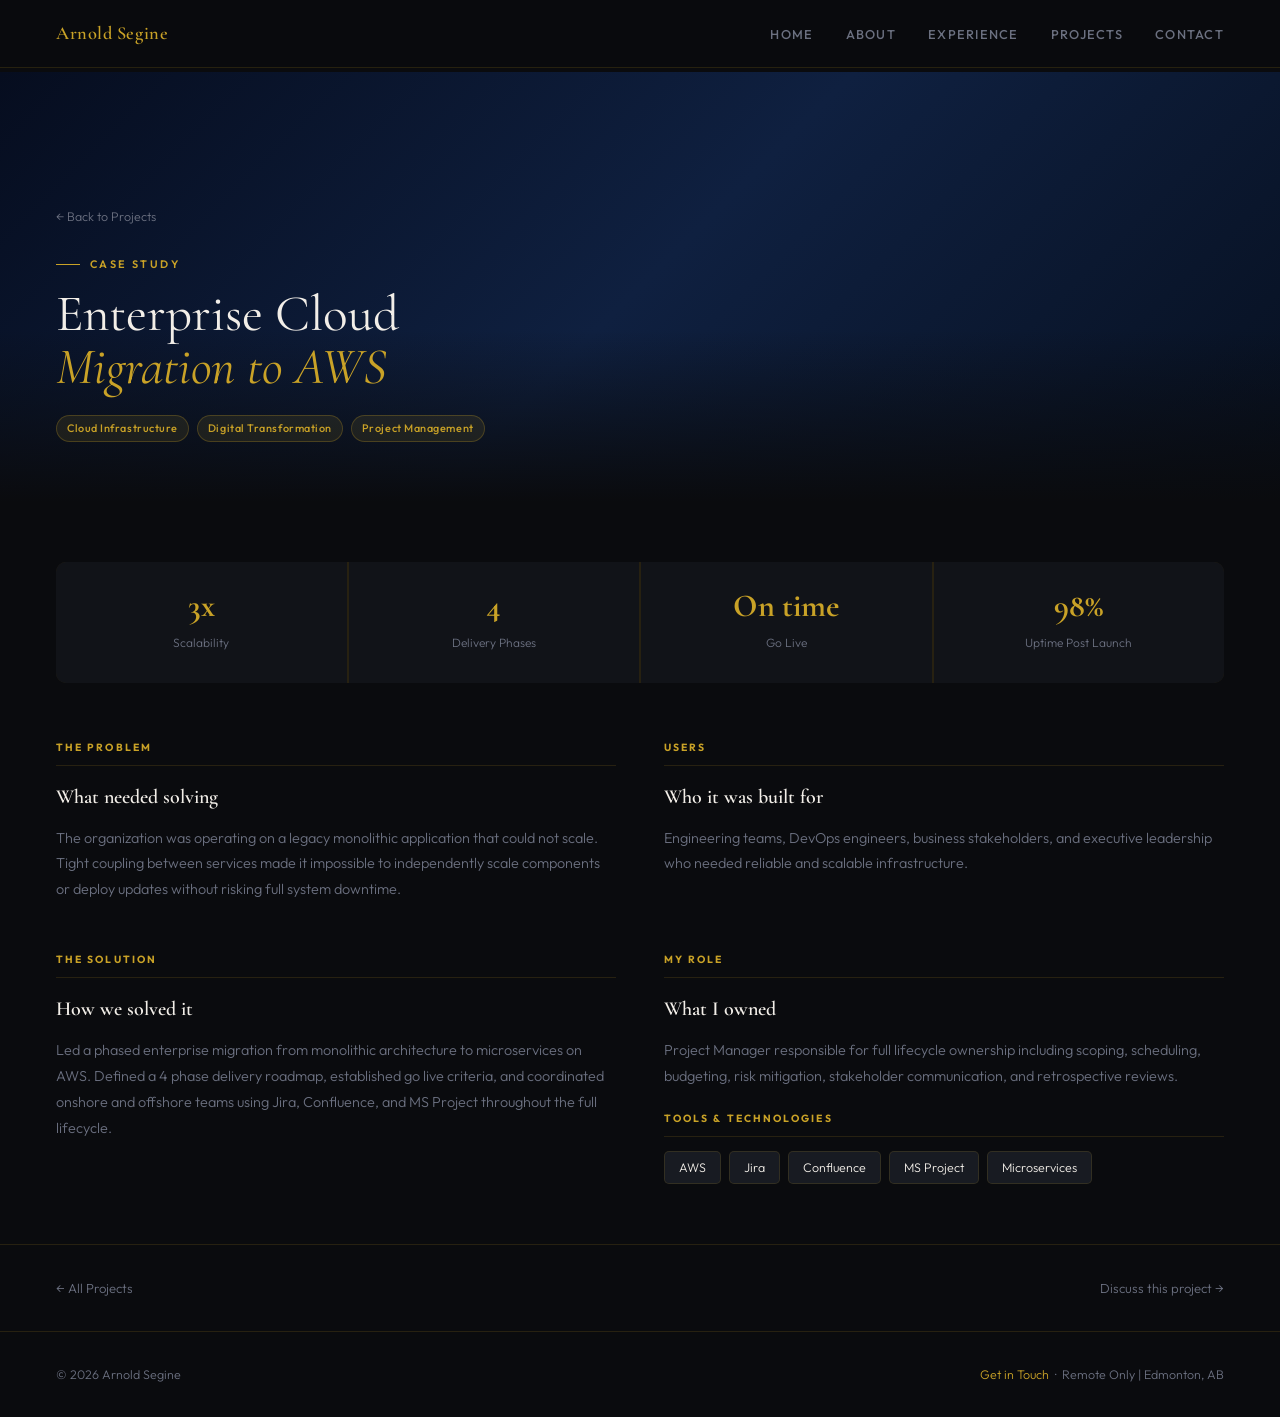
<file: project-aws.html>
<!DOCTYPE html>
<html lang="en">
<head>
<meta charset="UTF-8"/>
<meta name="viewport" content="width=device-width, initial-scale=1.0"/>
<title>Enterprise Cloud Migration to AWS — Arnold Segine</title>
<link rel="stylesheet" href="style.css"/>
<style>
  .proj-hero { padding: 130px 56px 60px; background: linear-gradient(135deg, #060D1F, #0F2040, #071020); position: relative; overflow: hidden; }
  .proj-hero::after { content: ''; position: absolute; top: 0; left: 0; right: 0; bottom: 0; background: linear-gradient(to bottom, transparent 60%, var(--bg) 100%); }
  .proj-hero-content { position: relative; z-index: 1; max-width: 700px; }
  .back-link { display: inline-flex; align-items: center; gap: 8px; font-size: 0.78rem; color: var(--muted); text-decoration: none; margin-bottom: 28px; transition: color 0.2s; }
  .back-link:hover { color: var(--gold); }
  .proj-hero h1 { font-family: var(--serif); font-size: clamp(2.2rem,4vw,3.6rem); font-weight: 400; line-height: 1.05; margin-bottom: 20px; color: var(--white); }
  .proj-hero h1 em { color: var(--gold); }

  .case-body { padding: 60px 56px; }
  .impact-strip { display: grid; grid-template-columns: repeat(4,1fr); gap: 2px; background: var(--border); border-radius: 10px; overflow: hidden; margin-bottom: 56px; }
  .impact-card { background: var(--bg2); padding: 28px 20px; text-align: center; }
  .impact-card strong { display: block; font-family: var(--serif); font-size: 2rem; color: var(--gold); line-height: 1; margin-bottom: 6px; }
  .impact-card span { font-size: 0.75rem; color: var(--muted); }

  .case-grid { display: grid; grid-template-columns: 1fr 1fr; gap: 48px; }
  .case-label { font-size: 0.65rem; font-weight: 700; letter-spacing: 0.2em; text-transform: uppercase; color: var(--gold); border-bottom: 1px solid var(--border); padding-bottom: 8px; margin-bottom: 14px; }
  .case-block h3 { font-family: var(--serif); font-size: 1.25rem; font-weight: 600; color: var(--white); margin-bottom: 12px; }
  .case-block p { font-size: 0.9rem; color: var(--muted); line-height: 1.8; }

  .tools-row { display: flex; flex-wrap: wrap; gap: 8px; margin-top: 14px; }
  .tool-tag { background: var(--bg3); border: 1px solid var(--border); padding: 5px 14px; border-radius: 5px; font-size: 0.78rem; color: var(--white); }

  .proj-nav { display: flex; justify-content: space-between; align-items: center; padding: 32px 56px; border-top: 1px solid var(--border); }
  .proj-nav a { font-size: 0.82rem; color: var(--muted); text-decoration: none; transition: color 0.2s; }
  .proj-nav a:hover { color: var(--gold); }

  @media (max-width: 900px) {
    .proj-hero { padding: 110px 20px 40px; }
    .case-body { padding: 40px 20px; }
    .case-grid { grid-template-columns: 1fr; gap: 32px; }
    .impact-strip { grid-template-columns: repeat(2,1fr); }
    .proj-nav { padding: 24px 20px; flex-direction: column; gap: 16px; }
  }
</style>
</head>
<body>
<nav>
  <a href="index.html" class="nav-logo">Arnold Segine</a>
  <ul class="nav-links">
    <li><a href="index.html">Home</a></li>
    <li><a href="about.html">About</a></li>
    <li><a href="experience.html">Experience</a></li>
    <li><a href="projects.html">Projects</a></li>
    <li><a href="contact.html">Contact</a></li>
  </ul>
</nav>
<div class="page-wrap">
  <div class="proj-hero">
    <div class="proj-hero-content fade-up">
      <a href="projects.html" class="back-link">← Back to Projects</a>
      <div class="section-label">Case Study</div>
      <h1>Enterprise Cloud<br/><em>Migration to AWS</em></h1>
      <div style="display:flex;gap:8px;flex-wrap:wrap;"><span class="tag tag-gold">Cloud Infrastructure</span><span class="tag tag-gold">Digital Transformation</span><span class="tag tag-gold">Project Management</span></div>
    </div>
  </div>
  <div class="case-body">
    <div class="impact-strip reveal"><div class="impact-card"><strong>3x</strong><span>Scalability</span></div><div class="impact-card"><strong>4</strong><span>Delivery Phases</span></div><div class="impact-card"><strong>On time</strong><span>Go Live</span></div><div class="impact-card"><strong>98%</strong><span>Uptime Post Launch</span></div></div>
    <div class="case-grid reveal">
      <div class="case-block">
        <div class="case-label">The Problem</div>
        <h3>What needed solving</h3>
        <p>The organization was operating on a legacy monolithic application that could not scale. Tight coupling between services made it impossible to independently scale components or deploy updates without risking full system downtime.</p>
      </div>
      <div class="case-block">
        <div class="case-label">Users</div>
        <h3>Who it was built for</h3>
        <p>Engineering teams, DevOps engineers, business stakeholders, and executive leadership who needed reliable and scalable infrastructure.</p>
      </div>
      <div class="case-block">
        <div class="case-label">The Solution</div>
        <h3>How we solved it</h3>
        <p>Led a phased enterprise migration from monolithic architecture to microservices on AWS. Defined a 4 phase delivery roadmap, established go live criteria, and coordinated onshore and offshore teams using Jira, Confluence, and MS Project throughout the full lifecycle.</p>
      </div>
      <div class="case-block">
        <div class="case-label">My Role</div>
        <h3>What I owned</h3>
        <p>Project Manager responsible for full lifecycle ownership including scoping, scheduling, budgeting, risk mitigation, stakeholder communication, and retrospective reviews.</p>
        <div class="case-label" style="margin-top:20px;">Tools &amp; Technologies</div>
        <div class="tools-row"><span class="tool-tag">AWS</span><span class="tool-tag">Jira</span><span class="tool-tag">Confluence</span><span class="tool-tag">MS Project</span><span class="tool-tag">Microservices</span></div>
      </div>
    </div>
  </div>
  <div class="proj-nav">
    <a href="projects.html">← All Projects</a>
    <a href="contact.html">Discuss this project →</a>
  </div>
  <footer>
    <div>© 2026 Arnold Segine</div>
    <div><a href="contact.html">Get in Touch</a> &nbsp;·&nbsp; Remote Only | Edmonton, AB</div>
  </footer>
</div>
<script src="nav.js"></script>
</body>
</html>
</file>
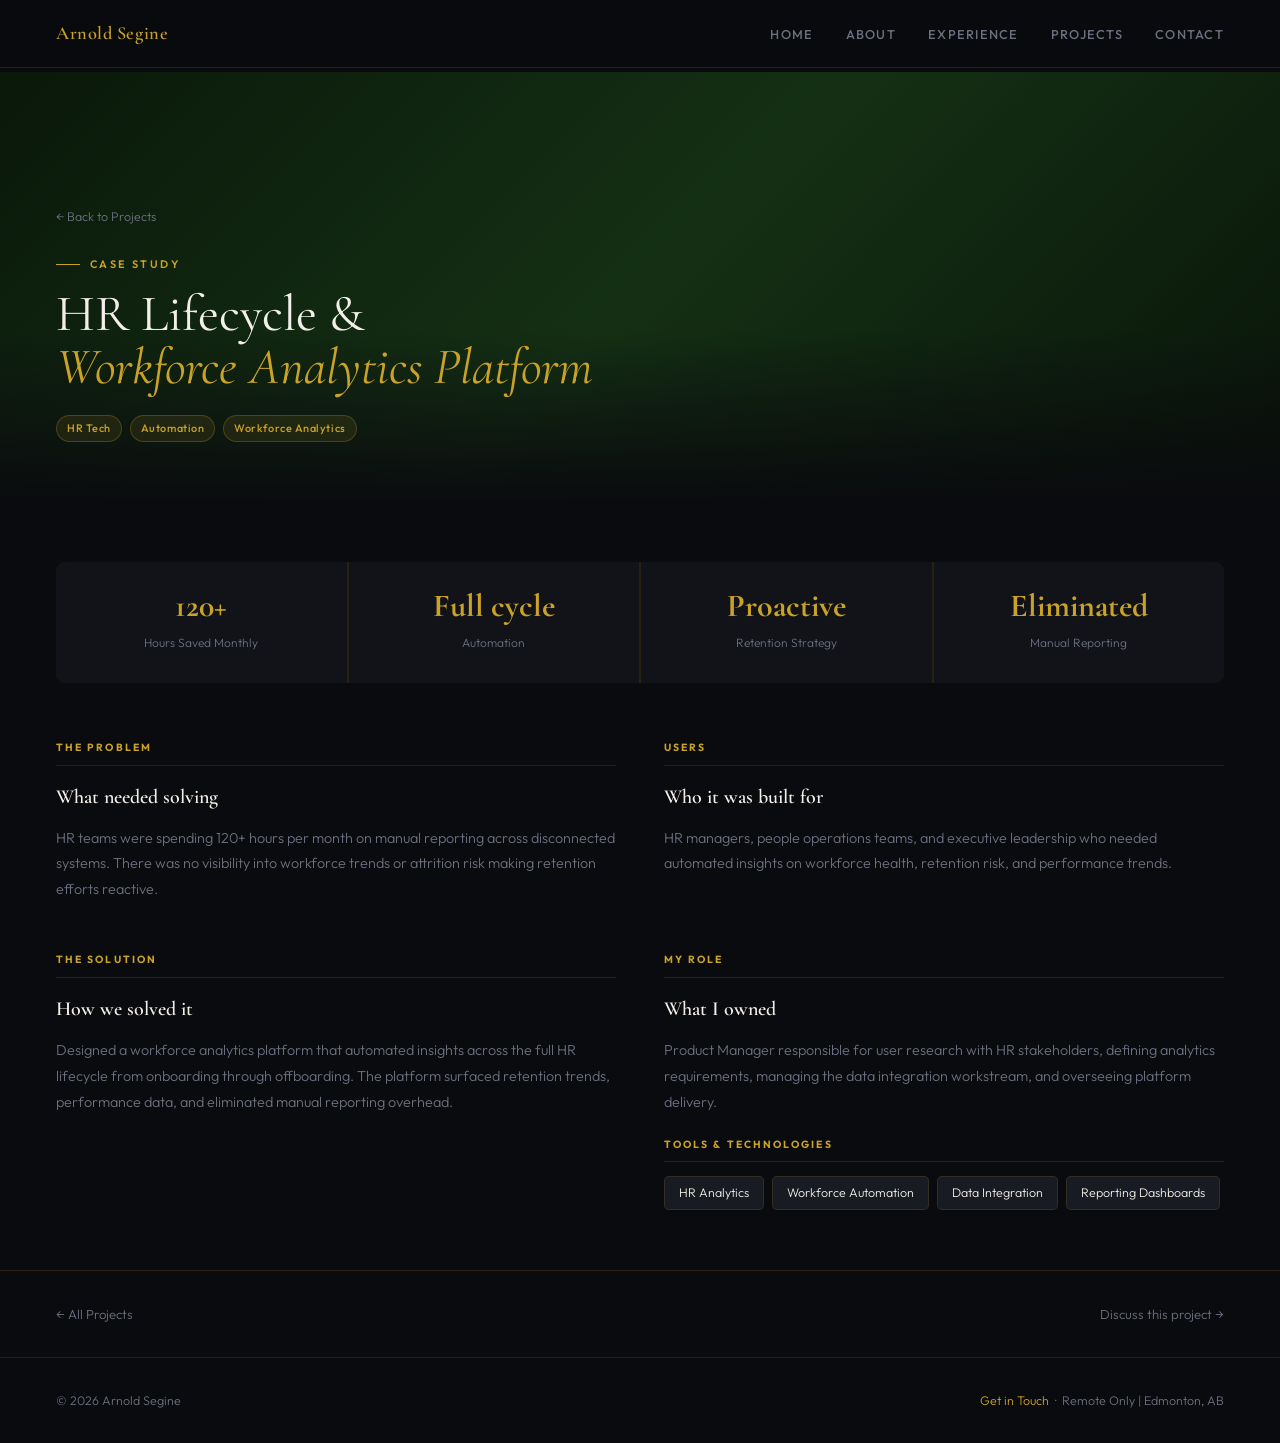
<file: project-hr.html>
<!DOCTYPE html>
<html lang="en">
<head>
<meta charset="UTF-8"/>
<meta name="viewport" content="width=device-width, initial-scale=1.0"/>
<title>HR Lifecycle & Workforce Analytics Platform — Arnold Segine</title>
<link rel="stylesheet" href="style.css"/>
<style>
  .proj-hero { padding: 130px 56px 60px; background: linear-gradient(135deg, #0A180A, #143014, #091409); position: relative; overflow: hidden; }
  .proj-hero::after { content: ''; position: absolute; top: 0; left: 0; right: 0; bottom: 0; background: linear-gradient(to bottom, transparent 60%, var(--bg) 100%); }
  .proj-hero-content { position: relative; z-index: 1; max-width: 700px; }
  .back-link { display: inline-flex; align-items: center; gap: 8px; font-size: 0.78rem; color: var(--muted); text-decoration: none; margin-bottom: 28px; transition: color 0.2s; }
  .back-link:hover { color: var(--gold); }
  .proj-hero h1 { font-family: var(--serif); font-size: clamp(2.2rem,4vw,3.6rem); font-weight: 400; line-height: 1.05; margin-bottom: 20px; color: var(--white); }
  .proj-hero h1 em { color: var(--gold); }

  .case-body { padding: 60px 56px; }
  .impact-strip { display: grid; grid-template-columns: repeat(4,1fr); gap: 2px; background: var(--border); border-radius: 10px; overflow: hidden; margin-bottom: 56px; }
  .impact-card { background: var(--bg2); padding: 28px 20px; text-align: center; }
  .impact-card strong { display: block; font-family: var(--serif); font-size: 2rem; color: var(--gold); line-height: 1; margin-bottom: 6px; }
  .impact-card span { font-size: 0.75rem; color: var(--muted); }

  .case-grid { display: grid; grid-template-columns: 1fr 1fr; gap: 48px; }
  .case-label { font-size: 0.65rem; font-weight: 700; letter-spacing: 0.2em; text-transform: uppercase; color: var(--gold); border-bottom: 1px solid var(--border); padding-bottom: 8px; margin-bottom: 14px; }
  .case-block h3 { font-family: var(--serif); font-size: 1.25rem; font-weight: 600; color: var(--white); margin-bottom: 12px; }
  .case-block p { font-size: 0.9rem; color: var(--muted); line-height: 1.8; }

  .tools-row { display: flex; flex-wrap: wrap; gap: 8px; margin-top: 14px; }
  .tool-tag { background: var(--bg3); border: 1px solid var(--border); padding: 5px 14px; border-radius: 5px; font-size: 0.78rem; color: var(--white); }

  .proj-nav { display: flex; justify-content: space-between; align-items: center; padding: 32px 56px; border-top: 1px solid var(--border); }
  .proj-nav a { font-size: 0.82rem; color: var(--muted); text-decoration: none; transition: color 0.2s; }
  .proj-nav a:hover { color: var(--gold); }

  @media (max-width: 900px) {
    .proj-hero { padding: 110px 20px 40px; }
    .case-body { padding: 40px 20px; }
    .case-grid { grid-template-columns: 1fr; gap: 32px; }
    .impact-strip { grid-template-columns: repeat(2,1fr); }
    .proj-nav { padding: 24px 20px; flex-direction: column; gap: 16px; }
  }
</style>
</head>
<body>
<nav>
  <a href="index.html" class="nav-logo">Arnold Segine</a>
  <ul class="nav-links">
    <li><a href="index.html">Home</a></li>
    <li><a href="about.html">About</a></li>
    <li><a href="experience.html">Experience</a></li>
    <li><a href="projects.html">Projects</a></li>
    <li><a href="contact.html">Contact</a></li>
  </ul>
</nav>
<div class="page-wrap">
  <div class="proj-hero">
    <div class="proj-hero-content fade-up">
      <a href="projects.html" class="back-link">← Back to Projects</a>
      <div class="section-label">Case Study</div>
      <h1>HR Lifecycle &<br/><em>Workforce Analytics Platform</em></h1>
      <div style="display:flex;gap:8px;flex-wrap:wrap;"><span class="tag tag-gold">HR Tech</span><span class="tag tag-gold">Automation</span><span class="tag tag-gold">Workforce Analytics</span></div>
    </div>
  </div>
  <div class="case-body">
    <div class="impact-strip reveal"><div class="impact-card"><strong>120+</strong><span>Hours Saved Monthly</span></div><div class="impact-card"><strong>Full cycle</strong><span>Automation</span></div><div class="impact-card"><strong>Proactive</strong><span>Retention Strategy</span></div><div class="impact-card"><strong>Eliminated</strong><span>Manual Reporting</span></div></div>
    <div class="case-grid reveal">
      <div class="case-block">
        <div class="case-label">The Problem</div>
        <h3>What needed solving</h3>
        <p>HR teams were spending 120+ hours per month on manual reporting across disconnected systems. There was no visibility into workforce trends or attrition risk making retention efforts reactive.</p>
      </div>
      <div class="case-block">
        <div class="case-label">Users</div>
        <h3>Who it was built for</h3>
        <p>HR managers, people operations teams, and executive leadership who needed automated insights on workforce health, retention risk, and performance trends.</p>
      </div>
      <div class="case-block">
        <div class="case-label">The Solution</div>
        <h3>How we solved it</h3>
        <p>Designed a workforce analytics platform that automated insights across the full HR lifecycle from onboarding through offboarding. The platform surfaced retention trends, performance data, and eliminated manual reporting overhead.</p>
      </div>
      <div class="case-block">
        <div class="case-label">My Role</div>
        <h3>What I owned</h3>
        <p>Product Manager responsible for user research with HR stakeholders, defining analytics requirements, managing the data integration workstream, and overseeing platform delivery.</p>
        <div class="case-label" style="margin-top:20px;">Tools &amp; Technologies</div>
        <div class="tools-row"><span class="tool-tag">HR Analytics</span><span class="tool-tag">Workforce Automation</span><span class="tool-tag">Data Integration</span><span class="tool-tag">Reporting Dashboards</span></div>
      </div>
    </div>
  </div>
  <div class="proj-nav">
    <a href="projects.html">← All Projects</a>
    <a href="contact.html">Discuss this project →</a>
  </div>
  <footer>
    <div>© 2026 Arnold Segine</div>
    <div><a href="contact.html">Get in Touch</a> &nbsp;·&nbsp; Remote Only | Edmonton, AB</div>
  </footer>
</div>
<script src="nav.js"></script>
</body>
</html>
</file>
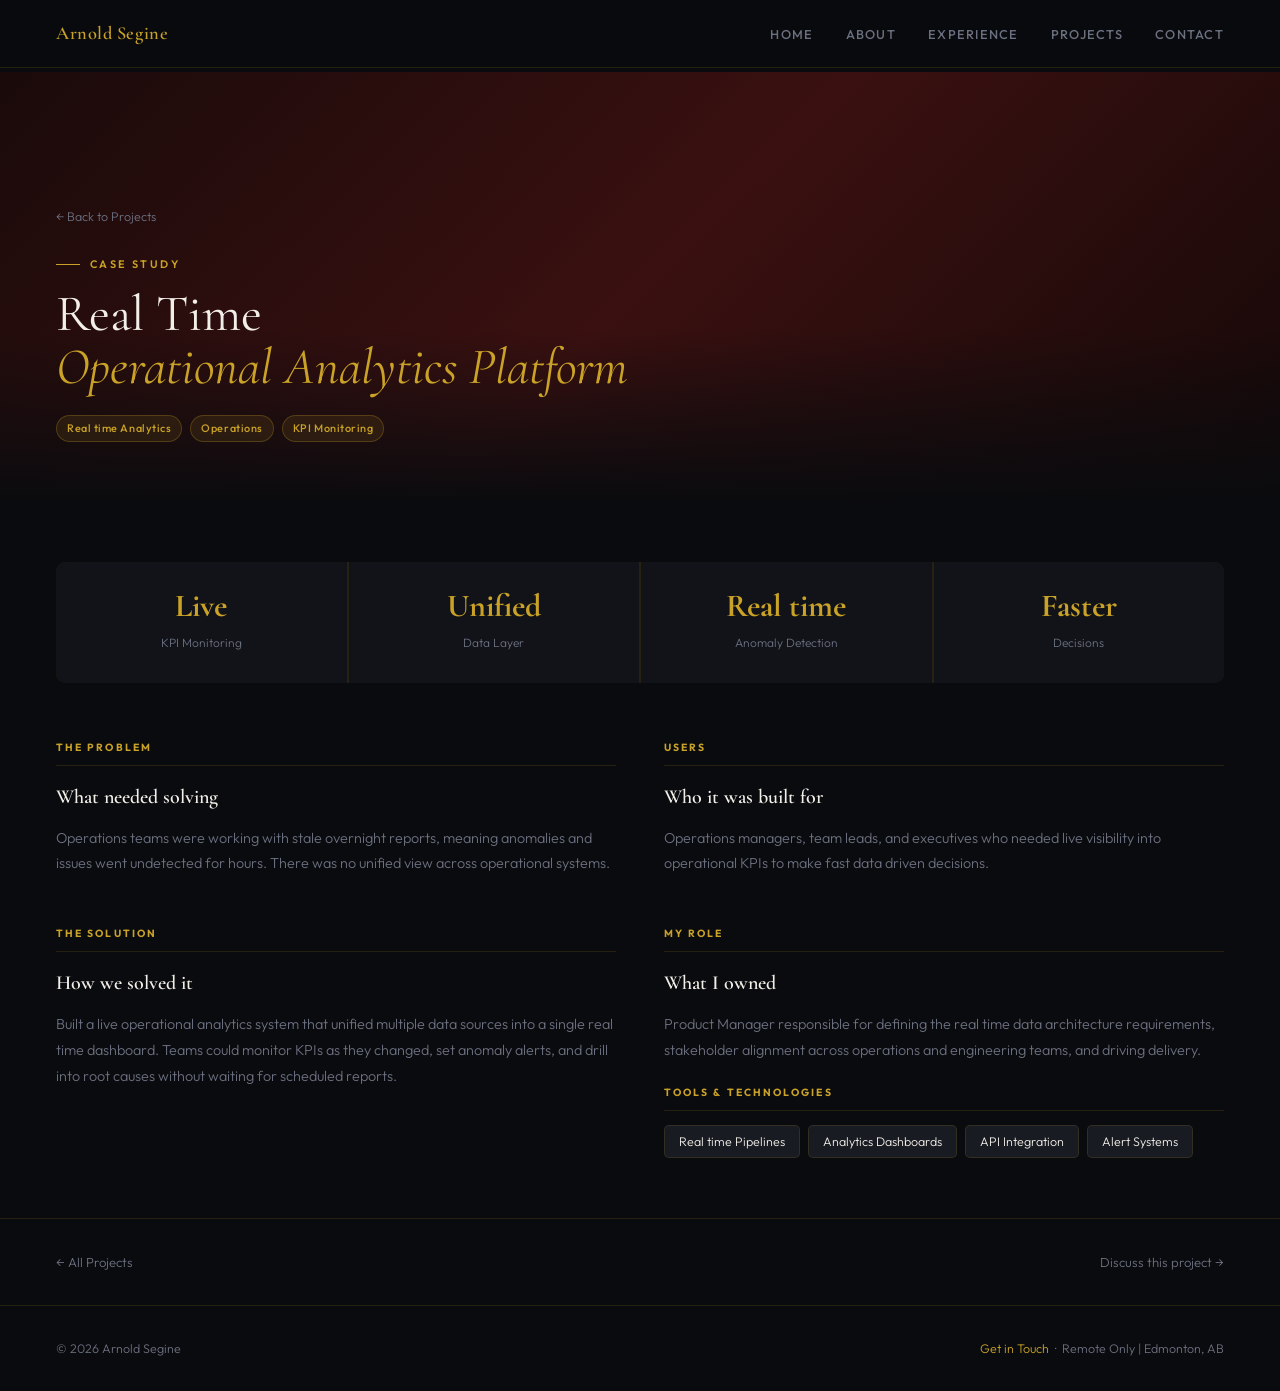
<file: project-realtime.html>
<!DOCTYPE html>
<html lang="en">
<head>
<meta charset="UTF-8"/>
<meta name="viewport" content="width=device-width, initial-scale=1.0"/>
<title>Real Time Operational Analytics Platform — Arnold Segine</title>
<link rel="stylesheet" href="style.css"/>
<style>
  .proj-hero { padding: 130px 56px 60px; background: linear-gradient(135deg, #1A0A0A, #3A1010, #150808); position: relative; overflow: hidden; }
  .proj-hero::after { content: ''; position: absolute; top: 0; left: 0; right: 0; bottom: 0; background: linear-gradient(to bottom, transparent 60%, var(--bg) 100%); }
  .proj-hero-content { position: relative; z-index: 1; max-width: 700px; }
  .back-link { display: inline-flex; align-items: center; gap: 8px; font-size: 0.78rem; color: var(--muted); text-decoration: none; margin-bottom: 28px; transition: color 0.2s; }
  .back-link:hover { color: var(--gold); }
  .proj-hero h1 { font-family: var(--serif); font-size: clamp(2.2rem,4vw,3.6rem); font-weight: 400; line-height: 1.05; margin-bottom: 20px; color: var(--white); }
  .proj-hero h1 em { color: var(--gold); }

  .case-body { padding: 60px 56px; }
  .impact-strip { display: grid; grid-template-columns: repeat(4,1fr); gap: 2px; background: var(--border); border-radius: 10px; overflow: hidden; margin-bottom: 56px; }
  .impact-card { background: var(--bg2); padding: 28px 20px; text-align: center; }
  .impact-card strong { display: block; font-family: var(--serif); font-size: 2rem; color: var(--gold); line-height: 1; margin-bottom: 6px; }
  .impact-card span { font-size: 0.75rem; color: var(--muted); }

  .case-grid { display: grid; grid-template-columns: 1fr 1fr; gap: 48px; }
  .case-label { font-size: 0.65rem; font-weight: 700; letter-spacing: 0.2em; text-transform: uppercase; color: var(--gold); border-bottom: 1px solid var(--border); padding-bottom: 8px; margin-bottom: 14px; }
  .case-block h3 { font-family: var(--serif); font-size: 1.25rem; font-weight: 600; color: var(--white); margin-bottom: 12px; }
  .case-block p { font-size: 0.9rem; color: var(--muted); line-height: 1.8; }

  .tools-row { display: flex; flex-wrap: wrap; gap: 8px; margin-top: 14px; }
  .tool-tag { background: var(--bg3); border: 1px solid var(--border); padding: 5px 14px; border-radius: 5px; font-size: 0.78rem; color: var(--white); }

  .proj-nav { display: flex; justify-content: space-between; align-items: center; padding: 32px 56px; border-top: 1px solid var(--border); }
  .proj-nav a { font-size: 0.82rem; color: var(--muted); text-decoration: none; transition: color 0.2s; }
  .proj-nav a:hover { color: var(--gold); }

  @media (max-width: 900px) {
    .proj-hero { padding: 110px 20px 40px; }
    .case-body { padding: 40px 20px; }
    .case-grid { grid-template-columns: 1fr; gap: 32px; }
    .impact-strip { grid-template-columns: repeat(2,1fr); }
    .proj-nav { padding: 24px 20px; flex-direction: column; gap: 16px; }
  }
</style>
</head>
<body>
<nav>
  <a href="index.html" class="nav-logo">Arnold Segine</a>
  <ul class="nav-links">
    <li><a href="index.html">Home</a></li>
    <li><a href="about.html">About</a></li>
    <li><a href="experience.html">Experience</a></li>
    <li><a href="projects.html">Projects</a></li>
    <li><a href="contact.html">Contact</a></li>
  </ul>
</nav>
<div class="page-wrap">
  <div class="proj-hero">
    <div class="proj-hero-content fade-up">
      <a href="projects.html" class="back-link">← Back to Projects</a>
      <div class="section-label">Case Study</div>
      <h1>Real Time<br/><em>Operational Analytics Platform</em></h1>
      <div style="display:flex;gap:8px;flex-wrap:wrap;"><span class="tag tag-gold">Real time Analytics</span><span class="tag tag-gold">Operations</span><span class="tag tag-gold">KPI Monitoring</span></div>
    </div>
  </div>
  <div class="case-body">
    <div class="impact-strip reveal"><div class="impact-card"><strong>Live</strong><span>KPI Monitoring</span></div><div class="impact-card"><strong>Unified</strong><span>Data Layer</span></div><div class="impact-card"><strong>Real time</strong><span>Anomaly Detection</span></div><div class="impact-card"><strong>Faster</strong><span>Decisions</span></div></div>
    <div class="case-grid reveal">
      <div class="case-block">
        <div class="case-label">The Problem</div>
        <h3>What needed solving</h3>
        <p>Operations teams were working with stale overnight reports, meaning anomalies and issues went undetected for hours. There was no unified view across operational systems.</p>
      </div>
      <div class="case-block">
        <div class="case-label">Users</div>
        <h3>Who it was built for</h3>
        <p>Operations managers, team leads, and executives who needed live visibility into operational KPIs to make fast data driven decisions.</p>
      </div>
      <div class="case-block">
        <div class="case-label">The Solution</div>
        <h3>How we solved it</h3>
        <p>Built a live operational analytics system that unified multiple data sources into a single real time dashboard. Teams could monitor KPIs as they changed, set anomaly alerts, and drill into root causes without waiting for scheduled reports.</p>
      </div>
      <div class="case-block">
        <div class="case-label">My Role</div>
        <h3>What I owned</h3>
        <p>Product Manager responsible for defining the real time data architecture requirements, stakeholder alignment across operations and engineering teams, and driving delivery.</p>
        <div class="case-label" style="margin-top:20px;">Tools &amp; Technologies</div>
        <div class="tools-row"><span class="tool-tag">Real time Pipelines</span><span class="tool-tag">Analytics Dashboards</span><span class="tool-tag">API Integration</span><span class="tool-tag">Alert Systems</span></div>
      </div>
    </div>
  </div>
  <div class="proj-nav">
    <a href="projects.html">← All Projects</a>
    <a href="contact.html">Discuss this project →</a>
  </div>
  <footer>
    <div>© 2026 Arnold Segine</div>
    <div><a href="contact.html">Get in Touch</a> &nbsp;·&nbsp; Remote Only | Edmonton, AB</div>
  </footer>
</div>
<script src="nav.js"></script>
</body>
</html>
</file>
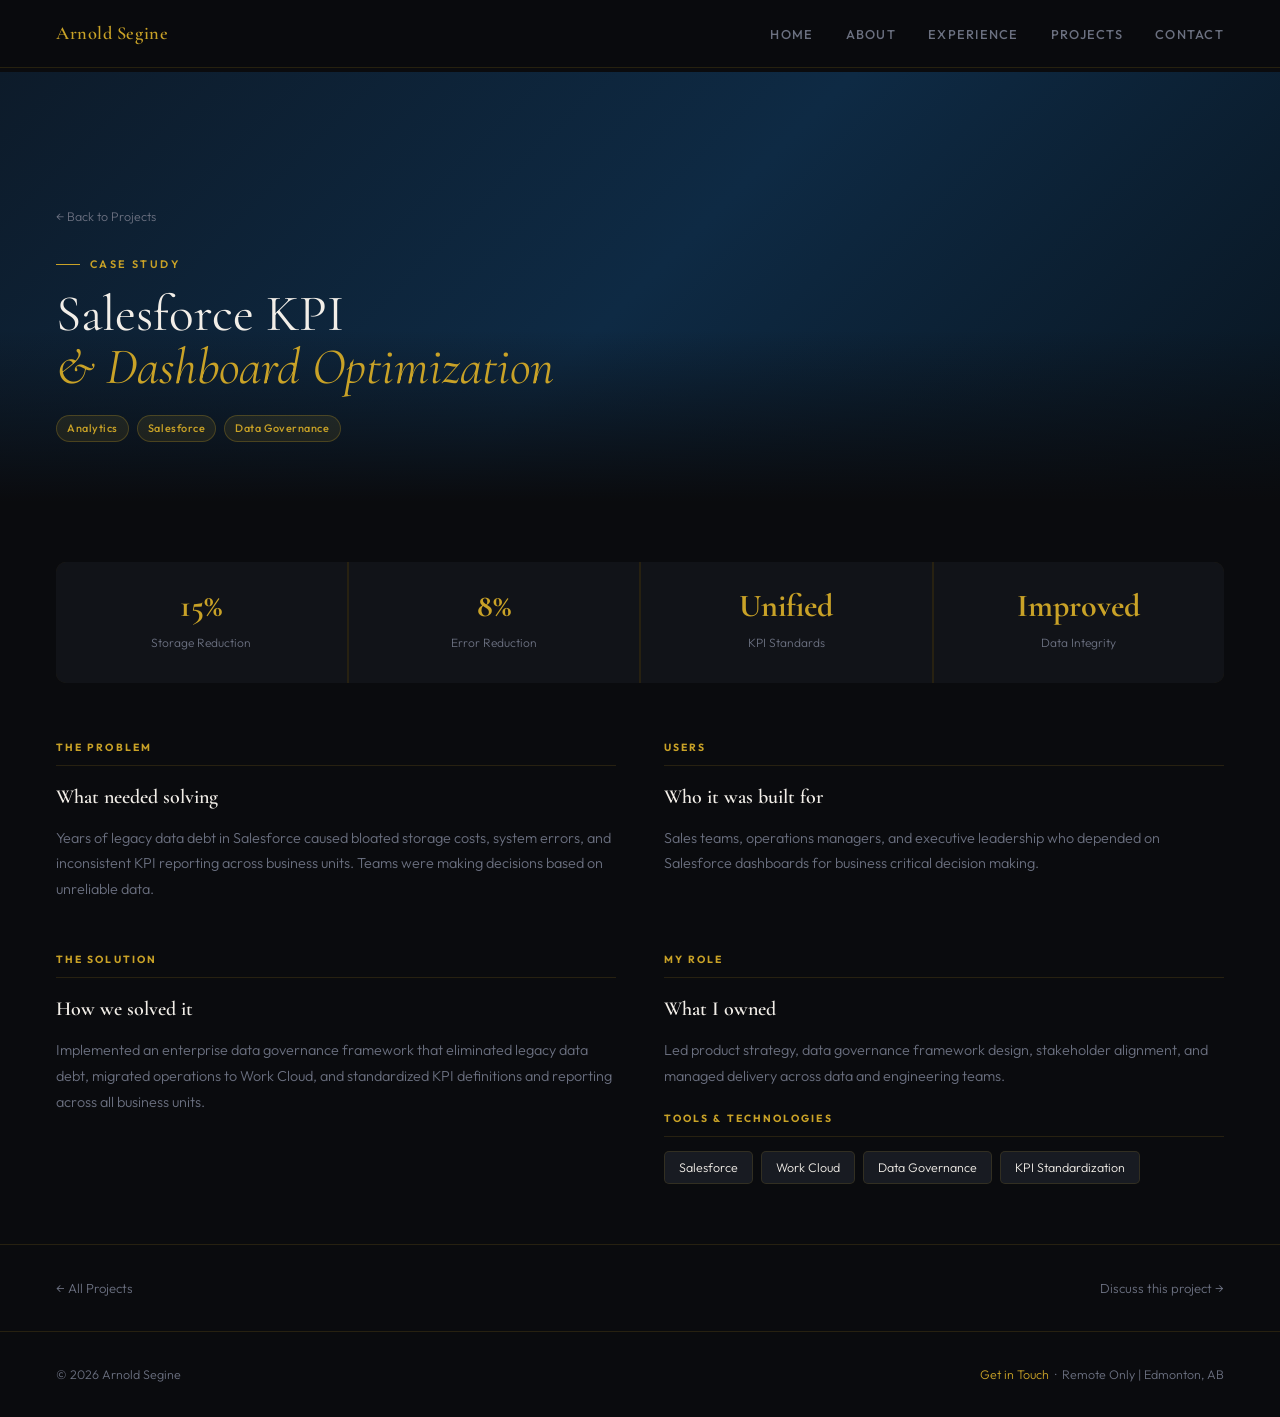
<file: project-salesforce.html>
<!DOCTYPE html>
<html lang="en">
<head>
<meta charset="UTF-8"/>
<meta name="viewport" content="width=device-width, initial-scale=1.0"/>
<title>Salesforce KPI & Dashboard Optimization — Arnold Segine</title>
<link rel="stylesheet" href="style.css"/>
<style>
  .proj-hero { padding: 130px 56px 60px; background: linear-gradient(135deg, #0D1B2A, #0E2A44, #091520); position: relative; overflow: hidden; }
  .proj-hero::after { content: ''; position: absolute; top: 0; left: 0; right: 0; bottom: 0; background: linear-gradient(to bottom, transparent 60%, var(--bg) 100%); }
  .proj-hero-content { position: relative; z-index: 1; max-width: 700px; }
  .back-link { display: inline-flex; align-items: center; gap: 8px; font-size: 0.78rem; color: var(--muted); text-decoration: none; margin-bottom: 28px; transition: color 0.2s; }
  .back-link:hover { color: var(--gold); }
  .proj-hero h1 { font-family: var(--serif); font-size: clamp(2.2rem,4vw,3.6rem); font-weight: 400; line-height: 1.05; margin-bottom: 20px; color: var(--white); }
  .proj-hero h1 em { color: var(--gold); }

  .case-body { padding: 60px 56px; }
  .impact-strip { display: grid; grid-template-columns: repeat(4,1fr); gap: 2px; background: var(--border); border-radius: 10px; overflow: hidden; margin-bottom: 56px; }
  .impact-card { background: var(--bg2); padding: 28px 20px; text-align: center; }
  .impact-card strong { display: block; font-family: var(--serif); font-size: 2rem; color: var(--gold); line-height: 1; margin-bottom: 6px; }
  .impact-card span { font-size: 0.75rem; color: var(--muted); }

  .case-grid { display: grid; grid-template-columns: 1fr 1fr; gap: 48px; }
  .case-label { font-size: 0.65rem; font-weight: 700; letter-spacing: 0.2em; text-transform: uppercase; color: var(--gold); border-bottom: 1px solid var(--border); padding-bottom: 8px; margin-bottom: 14px; }
  .case-block h3 { font-family: var(--serif); font-size: 1.25rem; font-weight: 600; color: var(--white); margin-bottom: 12px; }
  .case-block p { font-size: 0.9rem; color: var(--muted); line-height: 1.8; }

  .tools-row { display: flex; flex-wrap: wrap; gap: 8px; margin-top: 14px; }
  .tool-tag { background: var(--bg3); border: 1px solid var(--border); padding: 5px 14px; border-radius: 5px; font-size: 0.78rem; color: var(--white); }

  .proj-nav { display: flex; justify-content: space-between; align-items: center; padding: 32px 56px; border-top: 1px solid var(--border); }
  .proj-nav a { font-size: 0.82rem; color: var(--muted); text-decoration: none; transition: color 0.2s; }
  .proj-nav a:hover { color: var(--gold); }

  @media (max-width: 900px) {
    .proj-hero { padding: 110px 20px 40px; }
    .case-body { padding: 40px 20px; }
    .case-grid { grid-template-columns: 1fr; gap: 32px; }
    .impact-strip { grid-template-columns: repeat(2,1fr); }
    .proj-nav { padding: 24px 20px; flex-direction: column; gap: 16px; }
  }
</style>
</head>
<body>
<nav>
  <a href="index.html" class="nav-logo">Arnold Segine</a>
  <ul class="nav-links">
    <li><a href="index.html">Home</a></li>
    <li><a href="about.html">About</a></li>
    <li><a href="experience.html">Experience</a></li>
    <li><a href="projects.html">Projects</a></li>
    <li><a href="contact.html">Contact</a></li>
  </ul>
</nav>
<div class="page-wrap">
  <div class="proj-hero">
    <div class="proj-hero-content fade-up">
      <a href="projects.html" class="back-link">← Back to Projects</a>
      <div class="section-label">Case Study</div>
      <h1>Salesforce KPI<br/><em>& Dashboard Optimization</em></h1>
      <div style="display:flex;gap:8px;flex-wrap:wrap;"><span class="tag tag-gold">Analytics</span><span class="tag tag-gold">Salesforce</span><span class="tag tag-gold">Data Governance</span></div>
    </div>
  </div>
  <div class="case-body">
    <div class="impact-strip reveal"><div class="impact-card"><strong>15%</strong><span>Storage Reduction</span></div><div class="impact-card"><strong>8%</strong><span>Error Reduction</span></div><div class="impact-card"><strong>Unified</strong><span>KPI Standards</span></div><div class="impact-card"><strong>Improved</strong><span>Data Integrity</span></div></div>
    <div class="case-grid reveal">
      <div class="case-block">
        <div class="case-label">The Problem</div>
        <h3>What needed solving</h3>
        <p>Years of legacy data debt in Salesforce caused bloated storage costs, system errors, and inconsistent KPI reporting across business units. Teams were making decisions based on unreliable data.</p>
      </div>
      <div class="case-block">
        <div class="case-label">Users</div>
        <h3>Who it was built for</h3>
        <p>Sales teams, operations managers, and executive leadership who depended on Salesforce dashboards for business critical decision making.</p>
      </div>
      <div class="case-block">
        <div class="case-label">The Solution</div>
        <h3>How we solved it</h3>
        <p>Implemented an enterprise data governance framework that eliminated legacy data debt, migrated operations to Work Cloud, and standardized KPI definitions and reporting across all business units.</p>
      </div>
      <div class="case-block">
        <div class="case-label">My Role</div>
        <h3>What I owned</h3>
        <p>Led product strategy, data governance framework design, stakeholder alignment, and managed delivery across data and engineering teams.</p>
        <div class="case-label" style="margin-top:20px;">Tools &amp; Technologies</div>
        <div class="tools-row"><span class="tool-tag">Salesforce</span><span class="tool-tag">Work Cloud</span><span class="tool-tag">Data Governance</span><span class="tool-tag">KPI Standardization</span></div>
      </div>
    </div>
  </div>
  <div class="proj-nav">
    <a href="projects.html">← All Projects</a>
    <a href="contact.html">Discuss this project →</a>
  </div>
  <footer>
    <div>© 2026 Arnold Segine</div>
    <div><a href="contact.html">Get in Touch</a> &nbsp;·&nbsp; Remote Only | Edmonton, AB</div>
  </footer>
</div>
<script src="nav.js"></script>
</body>
</html>
</file>
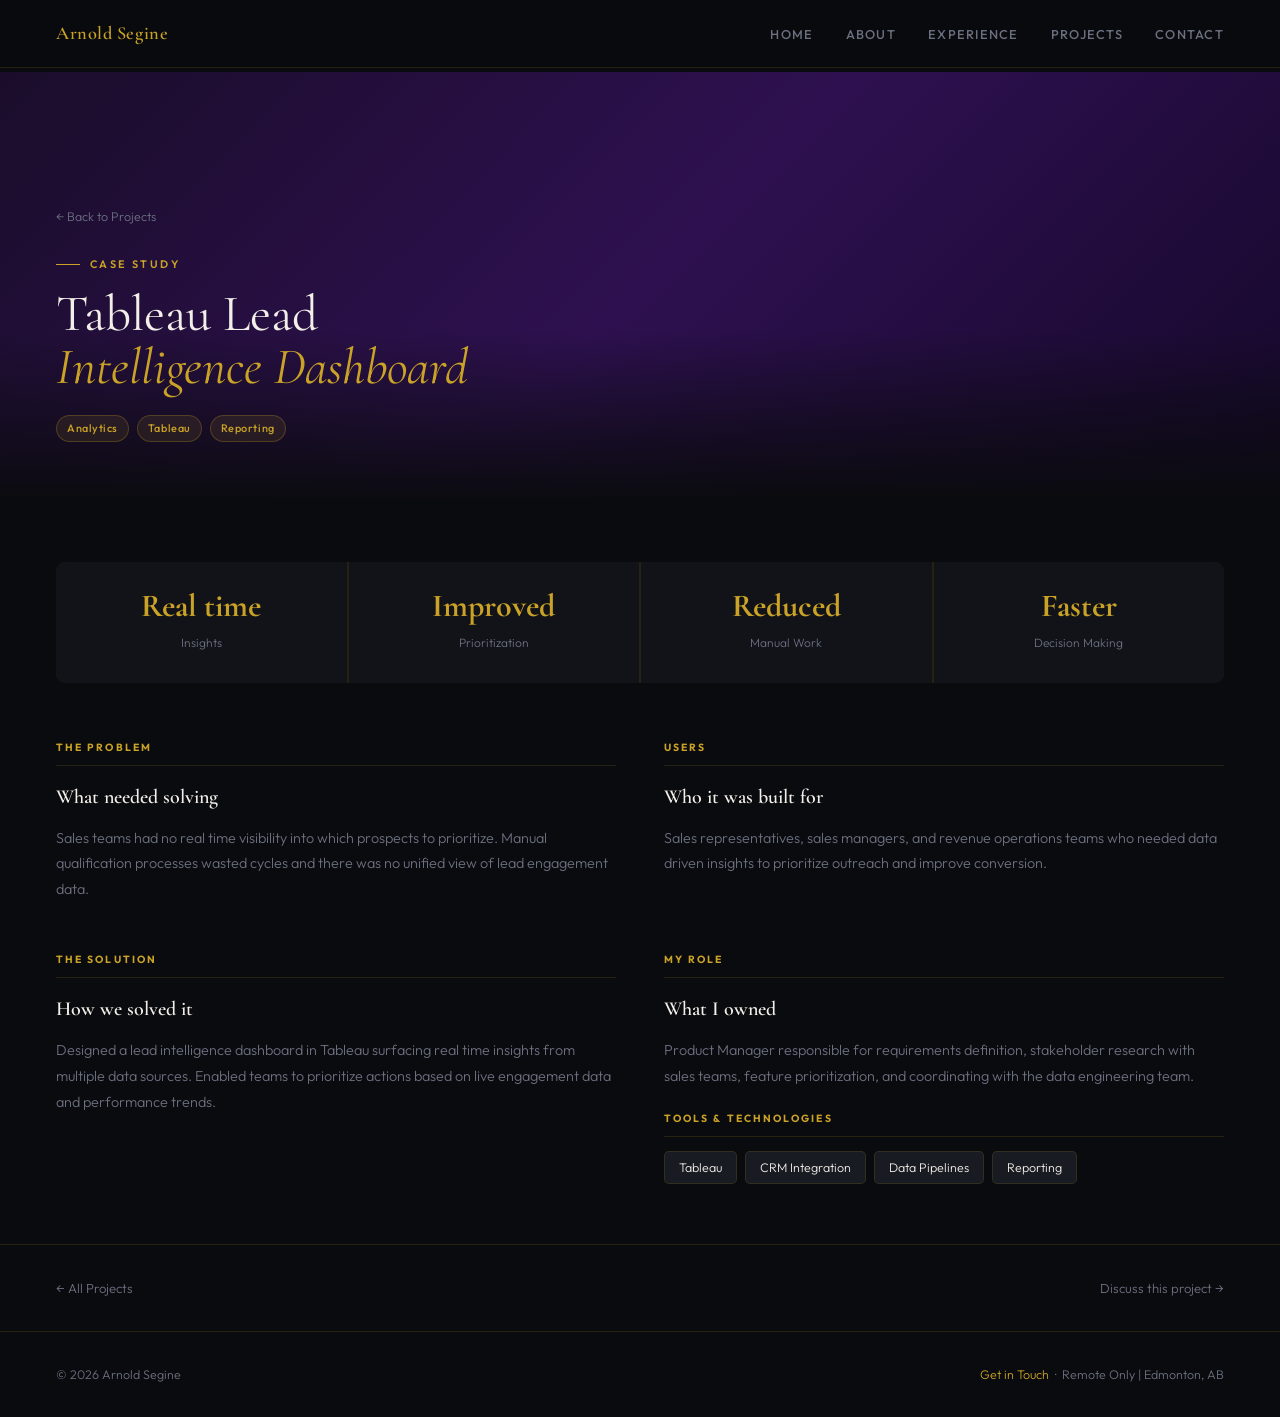
<file: project-tableau.html>
<!DOCTYPE html>
<html lang="en">
<head>
<meta charset="UTF-8"/>
<meta name="viewport" content="width=device-width, initial-scale=1.0"/>
<title>Tableau Lead Intelligence Dashboard — Arnold Segine</title>
<link rel="stylesheet" href="style.css"/>
<style>
  .proj-hero { padding: 130px 56px 60px; background: linear-gradient(135deg, #1A0D2A, #2E1050, #15082A); position: relative; overflow: hidden; }
  .proj-hero::after { content: ''; position: absolute; top: 0; left: 0; right: 0; bottom: 0; background: linear-gradient(to bottom, transparent 60%, var(--bg) 100%); }
  .proj-hero-content { position: relative; z-index: 1; max-width: 700px; }
  .back-link { display: inline-flex; align-items: center; gap: 8px; font-size: 0.78rem; color: var(--muted); text-decoration: none; margin-bottom: 28px; transition: color 0.2s; }
  .back-link:hover { color: var(--gold); }
  .proj-hero h1 { font-family: var(--serif); font-size: clamp(2.2rem,4vw,3.6rem); font-weight: 400; line-height: 1.05; margin-bottom: 20px; color: var(--white); }
  .proj-hero h1 em { color: var(--gold); }

  .case-body { padding: 60px 56px; }
  .impact-strip { display: grid; grid-template-columns: repeat(4,1fr); gap: 2px; background: var(--border); border-radius: 10px; overflow: hidden; margin-bottom: 56px; }
  .impact-card { background: var(--bg2); padding: 28px 20px; text-align: center; }
  .impact-card strong { display: block; font-family: var(--serif); font-size: 2rem; color: var(--gold); line-height: 1; margin-bottom: 6px; }
  .impact-card span { font-size: 0.75rem; color: var(--muted); }

  .case-grid { display: grid; grid-template-columns: 1fr 1fr; gap: 48px; }
  .case-label { font-size: 0.65rem; font-weight: 700; letter-spacing: 0.2em; text-transform: uppercase; color: var(--gold); border-bottom: 1px solid var(--border); padding-bottom: 8px; margin-bottom: 14px; }
  .case-block h3 { font-family: var(--serif); font-size: 1.25rem; font-weight: 600; color: var(--white); margin-bottom: 12px; }
  .case-block p { font-size: 0.9rem; color: var(--muted); line-height: 1.8; }

  .tools-row { display: flex; flex-wrap: wrap; gap: 8px; margin-top: 14px; }
  .tool-tag { background: var(--bg3); border: 1px solid var(--border); padding: 5px 14px; border-radius: 5px; font-size: 0.78rem; color: var(--white); }

  .proj-nav { display: flex; justify-content: space-between; align-items: center; padding: 32px 56px; border-top: 1px solid var(--border); }
  .proj-nav a { font-size: 0.82rem; color: var(--muted); text-decoration: none; transition: color 0.2s; }
  .proj-nav a:hover { color: var(--gold); }

  @media (max-width: 900px) {
    .proj-hero { padding: 110px 20px 40px; }
    .case-body { padding: 40px 20px; }
    .case-grid { grid-template-columns: 1fr; gap: 32px; }
    .impact-strip { grid-template-columns: repeat(2,1fr); }
    .proj-nav { padding: 24px 20px; flex-direction: column; gap: 16px; }
  }
</style>
</head>
<body>
<nav>
  <a href="index.html" class="nav-logo">Arnold Segine</a>
  <ul class="nav-links">
    <li><a href="index.html">Home</a></li>
    <li><a href="about.html">About</a></li>
    <li><a href="experience.html">Experience</a></li>
    <li><a href="projects.html">Projects</a></li>
    <li><a href="contact.html">Contact</a></li>
  </ul>
</nav>
<div class="page-wrap">
  <div class="proj-hero">
    <div class="proj-hero-content fade-up">
      <a href="projects.html" class="back-link">← Back to Projects</a>
      <div class="section-label">Case Study</div>
      <h1>Tableau Lead<br/><em>Intelligence Dashboard</em></h1>
      <div style="display:flex;gap:8px;flex-wrap:wrap;"><span class="tag tag-gold">Analytics</span><span class="tag tag-gold">Tableau</span><span class="tag tag-gold">Reporting</span></div>
    </div>
  </div>
  <div class="case-body">
    <div class="impact-strip reveal"><div class="impact-card"><strong>Real time</strong><span>Insights</span></div><div class="impact-card"><strong>Improved</strong><span>Prioritization</span></div><div class="impact-card"><strong>Reduced</strong><span>Manual Work</span></div><div class="impact-card"><strong>Faster</strong><span>Decision Making</span></div></div>
    <div class="case-grid reveal">
      <div class="case-block">
        <div class="case-label">The Problem</div>
        <h3>What needed solving</h3>
        <p>Sales teams had no real time visibility into which prospects to prioritize. Manual qualification processes wasted cycles and there was no unified view of lead engagement data.</p>
      </div>
      <div class="case-block">
        <div class="case-label">Users</div>
        <h3>Who it was built for</h3>
        <p>Sales representatives, sales managers, and revenue operations teams who needed data driven insights to prioritize outreach and improve conversion.</p>
      </div>
      <div class="case-block">
        <div class="case-label">The Solution</div>
        <h3>How we solved it</h3>
        <p>Designed a lead intelligence dashboard in Tableau surfacing real time insights from multiple data sources. Enabled teams to prioritize actions based on live engagement data and performance trends.</p>
      </div>
      <div class="case-block">
        <div class="case-label">My Role</div>
        <h3>What I owned</h3>
        <p>Product Manager responsible for requirements definition, stakeholder research with sales teams, feature prioritization, and coordinating with the data engineering team.</p>
        <div class="case-label" style="margin-top:20px;">Tools &amp; Technologies</div>
        <div class="tools-row"><span class="tool-tag">Tableau</span><span class="tool-tag">CRM Integration</span><span class="tool-tag">Data Pipelines</span><span class="tool-tag">Reporting</span></div>
      </div>
    </div>
  </div>
  <div class="proj-nav">
    <a href="projects.html">← All Projects</a>
    <a href="contact.html">Discuss this project →</a>
  </div>
  <footer>
    <div>© 2026 Arnold Segine</div>
    <div><a href="contact.html">Get in Touch</a> &nbsp;·&nbsp; Remote Only | Edmonton, AB</div>
  </footer>
</div>
<script src="nav.js"></script>
</body>
</html>
</file>
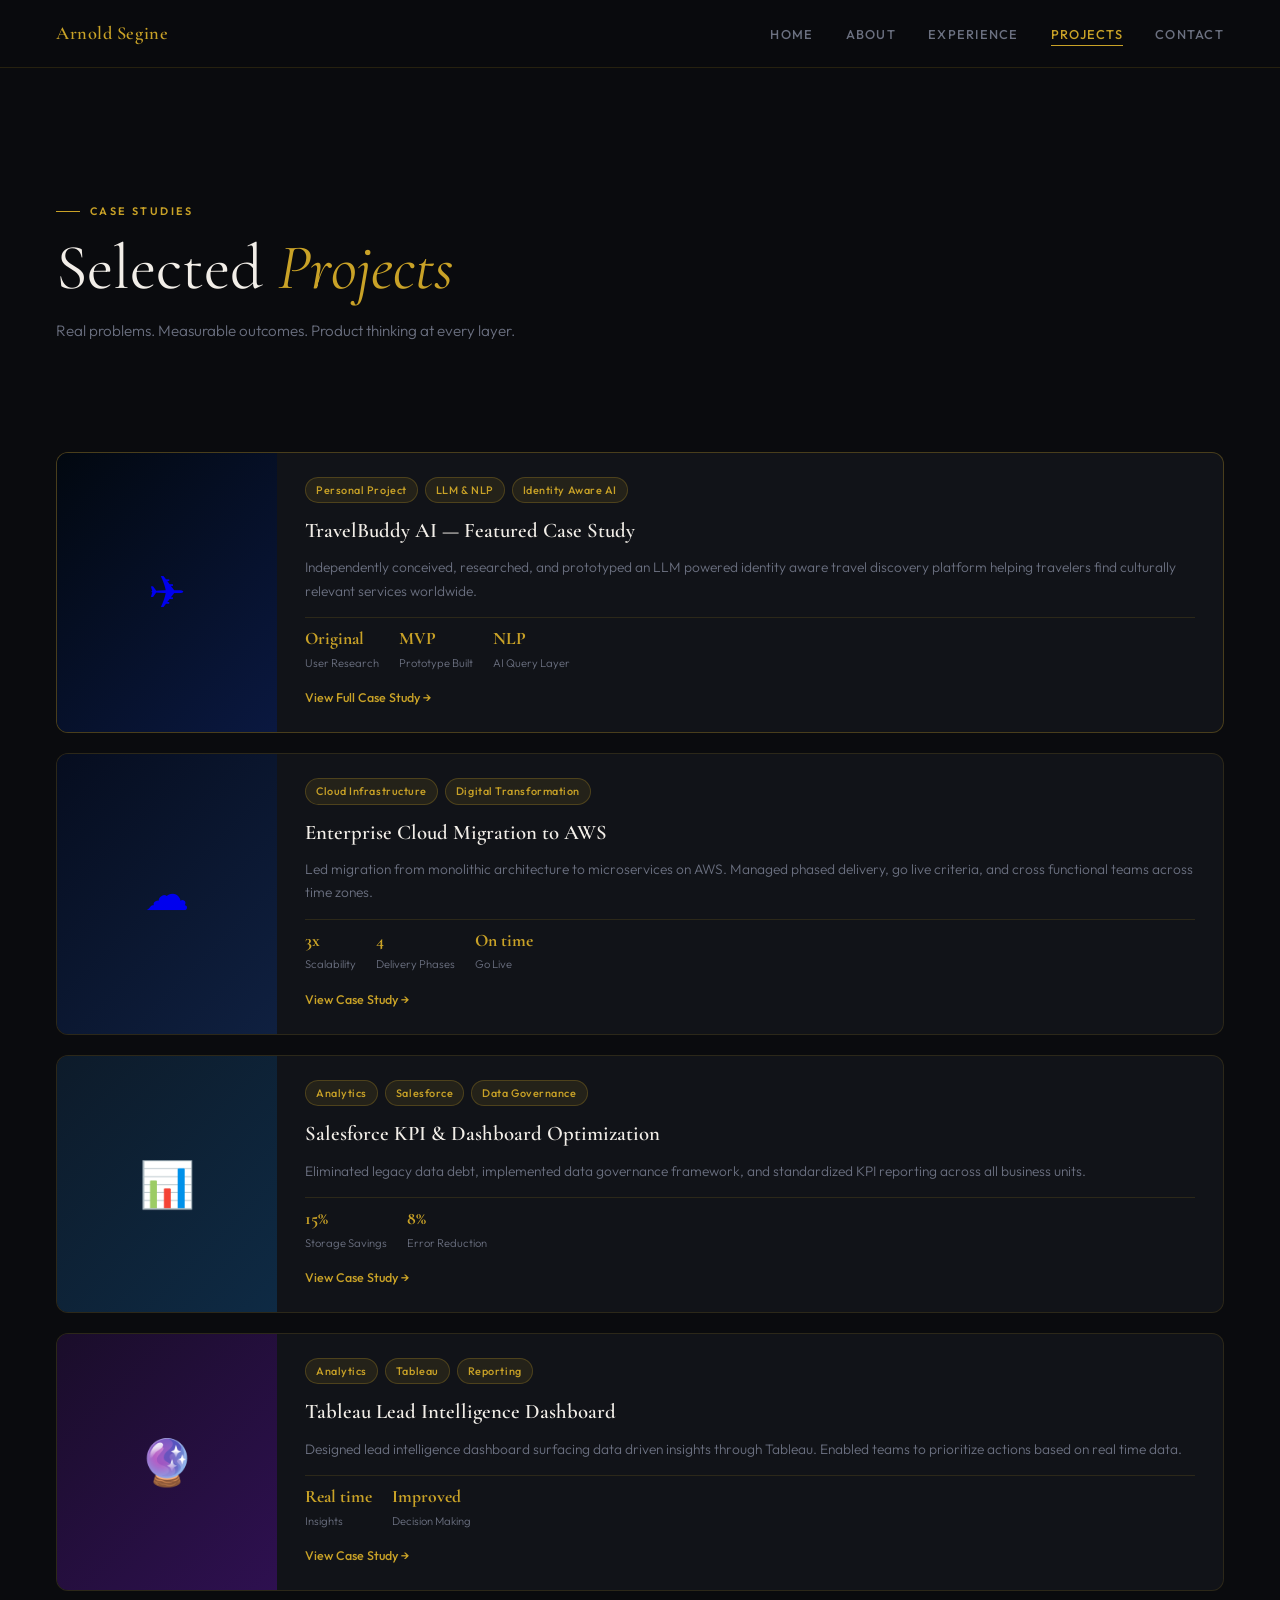
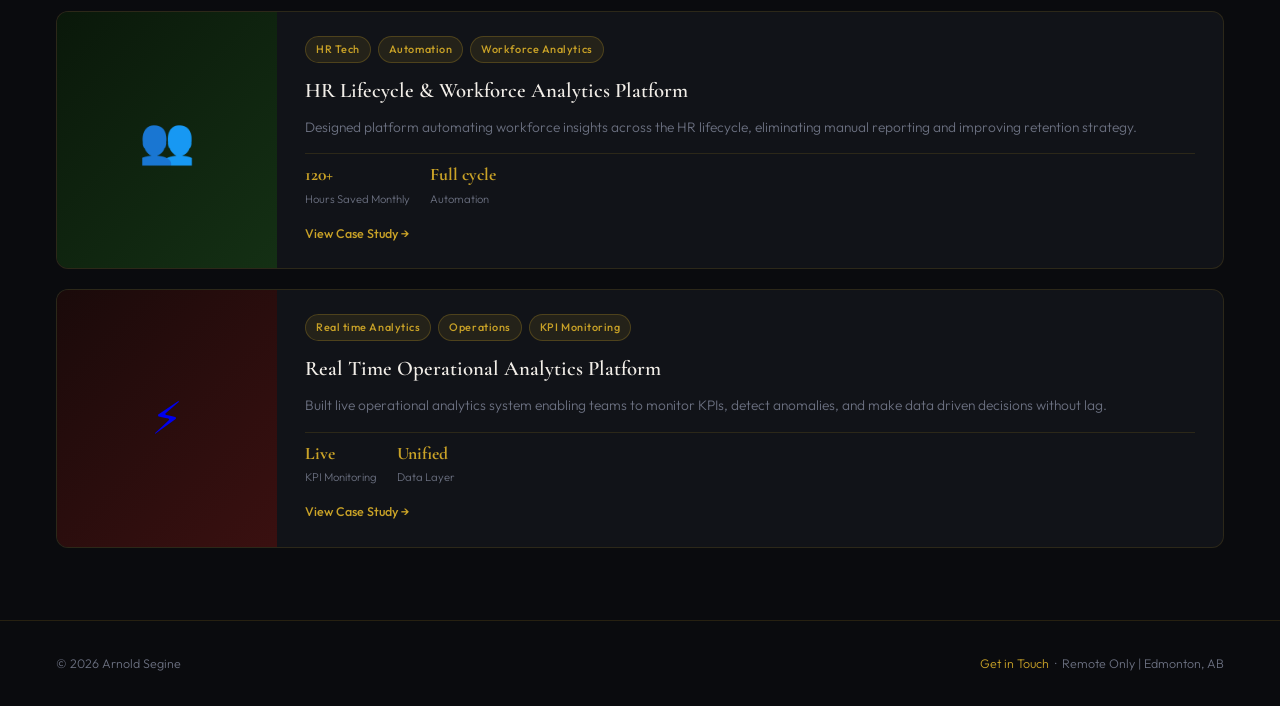
<file: projects.html>
<!DOCTYPE html>
<html lang="en">
<head>
<meta charset="UTF-8"/>
<meta name="viewport" content="width=device-width, initial-scale=1.0"/>
<title>Projects — Arnold Segine</title>
<link rel="stylesheet" href="style.css"/>
<style>
  .proj-hero { padding: 130px 56px 60px; }
  .proj-hero h1 { font-family: var(--serif); font-size: clamp(3rem,5vw,5rem); font-weight: 400; margin-bottom: 16px; }
  .proj-hero h1 em { color: var(--gold); }

  .proj-list { padding: 0 56px 72px; display: flex; flex-direction: column; gap: 20px; }

  .proj-row {
    display: grid; grid-template-columns: 220px 1fr;
    border: 1px solid var(--border); border-radius: 12px;
    overflow: hidden; text-decoration: none;
    transition: border-color 0.2s, transform 0.25s;
    background: var(--bg2);
  }
  .proj-row:hover { border-color: var(--gold-dim); transform: translateY(-3px); }
  .proj-row.featured { border-color: rgba(201,162,39,0.3); }

  .proj-visual {
    display: flex; align-items: center; justify-content: center;
    min-height: 160px; font-size: 2.8rem;
  }
  .pv1 { background: linear-gradient(135deg, #060D1F, #0F2040); }
  .pv2 { background: linear-gradient(135deg, #0D1B2A, #0E2A44); }
  .pv3 { background: linear-gradient(135deg, #1A0D2A, #2E1050); }
  .pv4 { background: linear-gradient(135deg, #0A180A, #143014); }
  .pv5 { background: linear-gradient(135deg, #1A0A0A, #3A1010); }
  .pv6 { background: linear-gradient(135deg, #020810, #0A1840); }

  .proj-row-body { padding: 24px 28px; display: flex; flex-direction: column; justify-content: center; }
  .proj-row-tags { display: flex; gap: 7px; flex-wrap: wrap; margin-bottom: 10px; }
  .proj-row-body h3 { font-family: var(--serif); font-size: 1.3rem; font-weight: 600; color: var(--white); margin-bottom: 8px; }
  .proj-row-body p { font-size: 0.86rem; color: var(--muted); line-height: 1.7; margin-bottom: 14px; }
  .proj-row-metrics { display: flex; gap: 20px; flex-wrap: wrap; border-top: 1px solid var(--border); padding-top: 12px; margin-bottom: 12px; }
  .proj-metric strong { display: block; font-family: var(--serif); font-size: 1.1rem; color: var(--gold); line-height: 1; }
  .proj-metric span { font-size: 0.7rem; color: var(--muted); }
  .proj-arrow { font-size: 0.78rem; color: var(--gold); font-weight: 500; display: inline-flex; align-items: center; gap: 6px; transition: gap 0.2s; }
  .proj-row:hover .proj-arrow { gap: 10px; }

  @media (max-width: 900px) {
    .proj-hero { padding: 110px 20px 40px; }
    .proj-list { padding: 0 20px 48px; }
    .proj-row { grid-template-columns: 1fr; }
    .proj-visual { min-height: 100px; }
  }
</style>
</head>
<body>
<nav>
  <a href="index.html" class="nav-logo">Arnold Segine</a>
  <ul class="nav-links">
    <li><a href="index.html">Home</a></li>
    <li><a href="about.html">About</a></li>
    <li><a href="experience.html">Experience</a></li>
    <li><a href="projects.html">Projects</a></li>
    <li><a href="contact.html">Contact</a></li>
  </ul>
</nav>

<div class="page-wrap">
  <section class="proj-hero">
    <div class="section-label fade-up">Case Studies</div>
    <h1 class="fade-up-2">Selected <em>Projects</em></h1>
    <p class="section-desc fade-up-3">Real problems. Measurable outcomes. Product thinking at every layer.</p>
  </section>

  <div class="proj-list">

    <a href="travelbuddy.html" class="proj-row featured reveal">
      <div class="proj-visual pv6">✈️</div>
      <div class="proj-row-body">
        <div class="proj-row-tags"><span class="tag tag-gold">Personal Project</span><span class="tag tag-gold">LLM &amp; NLP</span><span class="tag tag-gold">Identity Aware AI</span></div>
        <h3>TravelBuddy AI — Featured Case Study</h3>
        <p>Independently conceived, researched, and prototyped an LLM powered identity aware travel discovery platform helping travelers find culturally relevant services worldwide.</p>
        <div class="proj-row-metrics">
          <div class="proj-metric"><strong>Original</strong><span>User Research</span></div>
          <div class="proj-metric"><strong>MVP</strong><span>Prototype Built</span></div>
          <div class="proj-metric"><strong>NLP</strong><span>AI Query Layer</span></div>
        </div>
        <div class="proj-arrow">View Full Case Study →</div>
      </div>
    </a>

    <a href="project-aws.html" class="proj-row reveal">
      <div class="proj-visual pv1">☁️</div>
      <div class="proj-row-body">
        <div class="proj-row-tags"><span class="tag tag-gold">Cloud Infrastructure</span><span class="tag tag-gold">Digital Transformation</span></div>
        <h3>Enterprise Cloud Migration to AWS</h3>
        <p>Led migration from monolithic architecture to microservices on AWS. Managed phased delivery, go live criteria, and cross functional teams across time zones.</p>
        <div class="proj-row-metrics">
          <div class="proj-metric"><strong>3x</strong><span>Scalability</span></div>
          <div class="proj-metric"><strong>4</strong><span>Delivery Phases</span></div>
          <div class="proj-metric"><strong>On time</strong><span>Go Live</span></div>
        </div>
        <div class="proj-arrow">View Case Study →</div>
      </div>
    </a>

    <a href="project-salesforce.html" class="proj-row reveal">
      <div class="proj-visual pv2">📊</div>
      <div class="proj-row-body">
        <div class="proj-row-tags"><span class="tag tag-gold">Analytics</span><span class="tag tag-gold">Salesforce</span><span class="tag tag-gold">Data Governance</span></div>
        <h3>Salesforce KPI &amp; Dashboard Optimization</h3>
        <p>Eliminated legacy data debt, implemented data governance framework, and standardized KPI reporting across all business units.</p>
        <div class="proj-row-metrics">
          <div class="proj-metric"><strong>15%</strong><span>Storage Savings</span></div>
          <div class="proj-metric"><strong>8%</strong><span>Error Reduction</span></div>
        </div>
        <div class="proj-arrow">View Case Study →</div>
      </div>
    </a>

    <a href="project-tableau.html" class="proj-row reveal">
      <div class="proj-visual pv3">🔮</div>
      <div class="proj-row-body">
        <div class="proj-row-tags"><span class="tag tag-gold">Analytics</span><span class="tag tag-gold">Tableau</span><span class="tag tag-gold">Reporting</span></div>
        <h3>Tableau Lead Intelligence Dashboard</h3>
        <p>Designed lead intelligence dashboard surfacing data driven insights through Tableau. Enabled teams to prioritize actions based on real time data.</p>
        <div class="proj-row-metrics">
          <div class="proj-metric"><strong>Real time</strong><span>Insights</span></div>
          <div class="proj-metric"><strong>Improved</strong><span>Decision Making</span></div>
        </div>
        <div class="proj-arrow">View Case Study →</div>
      </div>
    </a>

    <a href="project-hr.html" class="proj-row reveal">
      <div class="proj-visual pv4">👥</div>
      <div class="proj-row-body">
        <div class="proj-row-tags"><span class="tag tag-gold">HR Tech</span><span class="tag tag-gold">Automation</span><span class="tag tag-gold">Workforce Analytics</span></div>
        <h3>HR Lifecycle &amp; Workforce Analytics Platform</h3>
        <p>Designed platform automating workforce insights across the HR lifecycle, eliminating manual reporting and improving retention strategy.</p>
        <div class="proj-row-metrics">
          <div class="proj-metric"><strong>120+</strong><span>Hours Saved Monthly</span></div>
          <div class="proj-metric"><strong>Full cycle</strong><span>Automation</span></div>
        </div>
        <div class="proj-arrow">View Case Study →</div>
      </div>
    </a>

    <a href="project-realtime.html" class="proj-row reveal">
      <div class="proj-visual pv5">⚡</div>
      <div class="proj-row-body">
        <div class="proj-row-tags"><span class="tag tag-gold">Real time Analytics</span><span class="tag tag-gold">Operations</span><span class="tag tag-gold">KPI Monitoring</span></div>
        <h3>Real Time Operational Analytics Platform</h3>
        <p>Built live operational analytics system enabling teams to monitor KPIs, detect anomalies, and make data driven decisions without lag.</p>
        <div class="proj-row-metrics">
          <div class="proj-metric"><strong>Live</strong><span>KPI Monitoring</span></div>
          <div class="proj-metric"><strong>Unified</strong><span>Data Layer</span></div>
        </div>
        <div class="proj-arrow">View Case Study →</div>
      </div>
    </a>

  </div>

  <footer>
    <div>© 2026 Arnold Segine</div>
    <div><a href="contact.html">Get in Touch</a> &nbsp;·&nbsp; Remote Only | Edmonton, AB</div>
  </footer>
</div>
<script src="nav.js"></script>
</body>
</html>
</file>
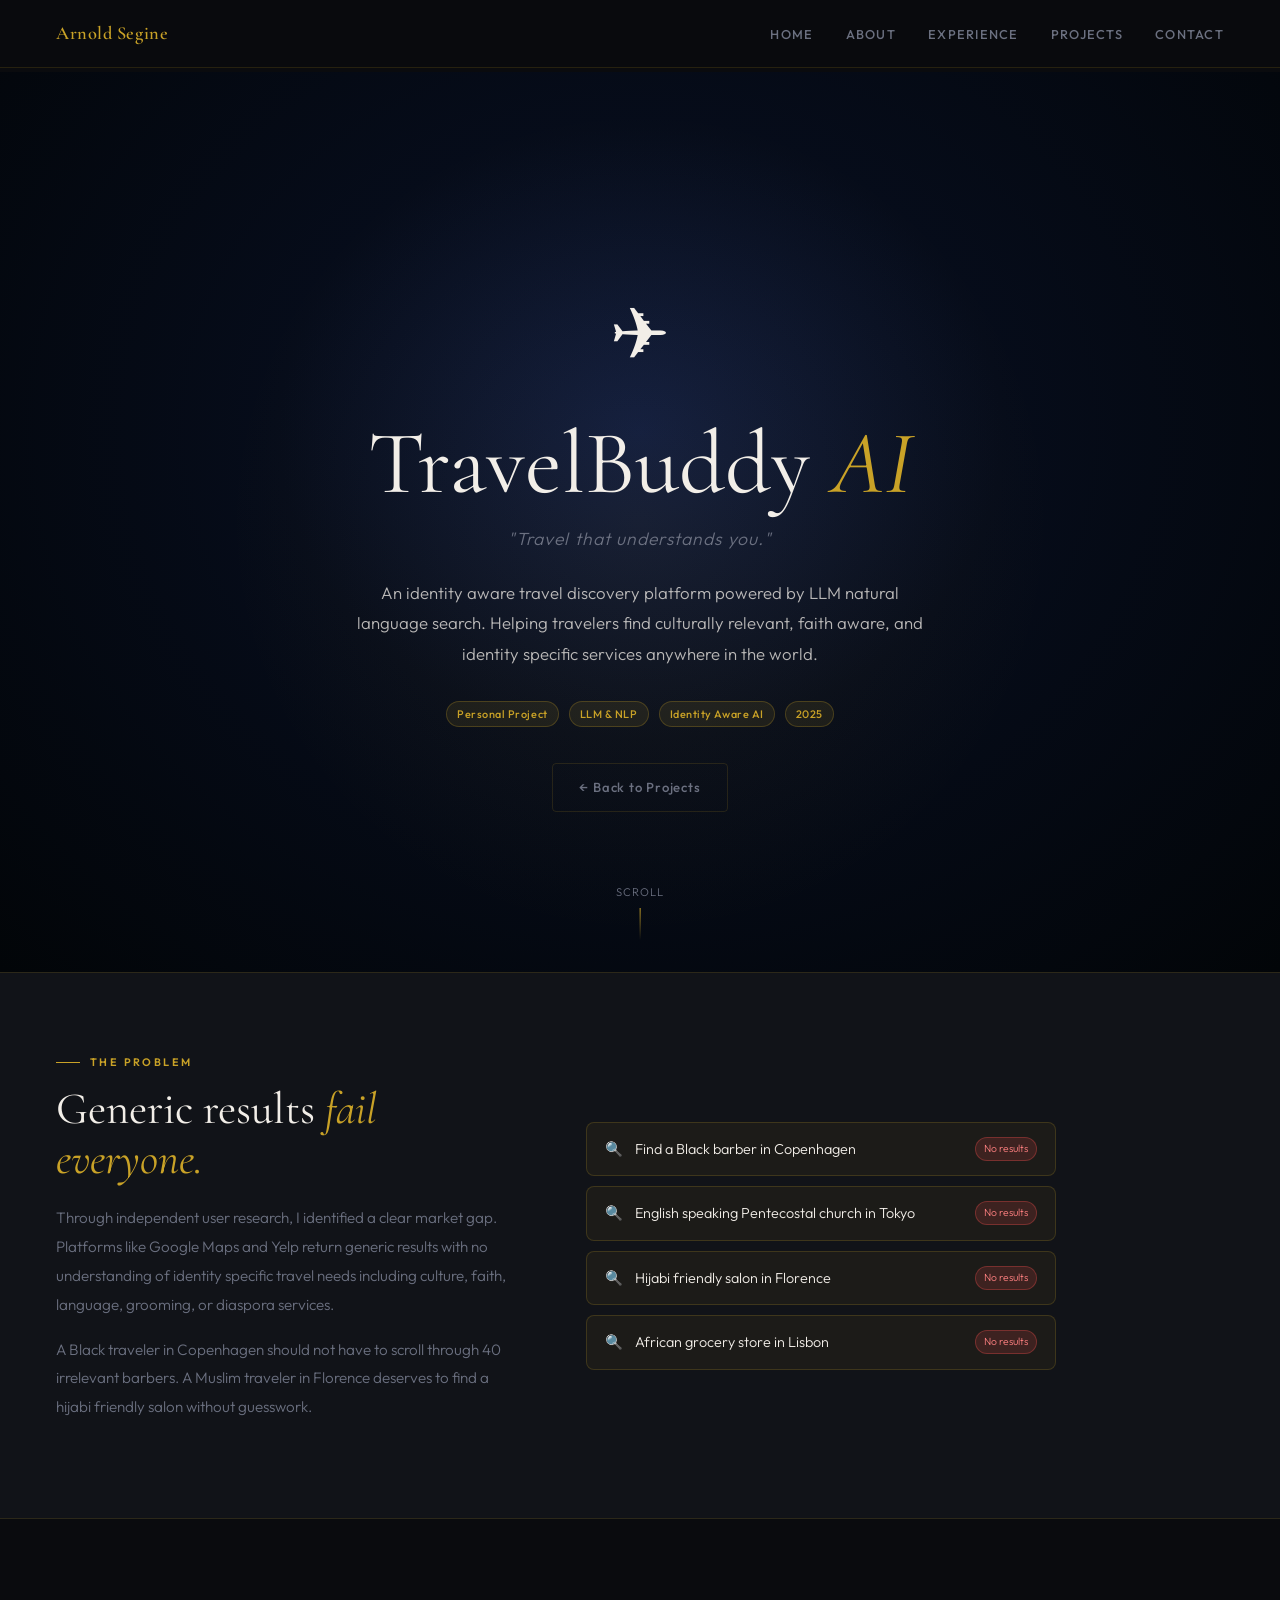
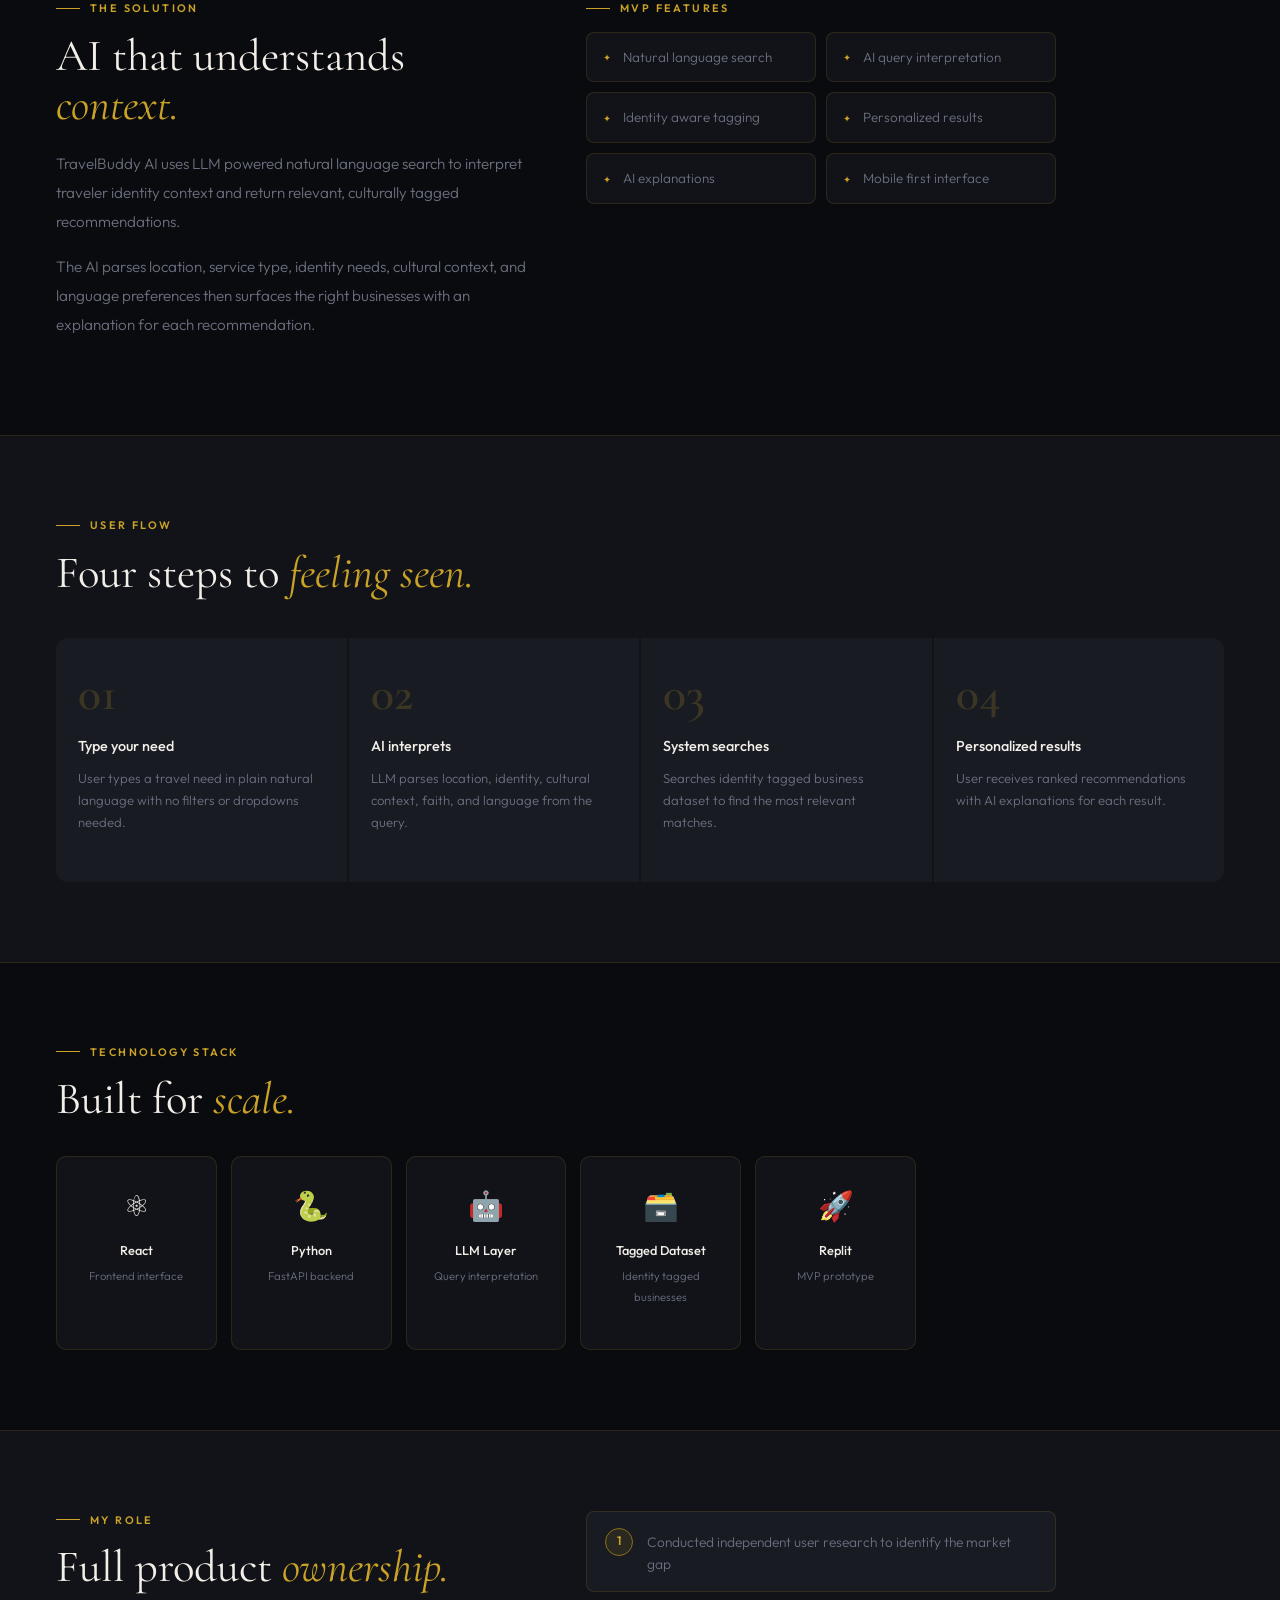
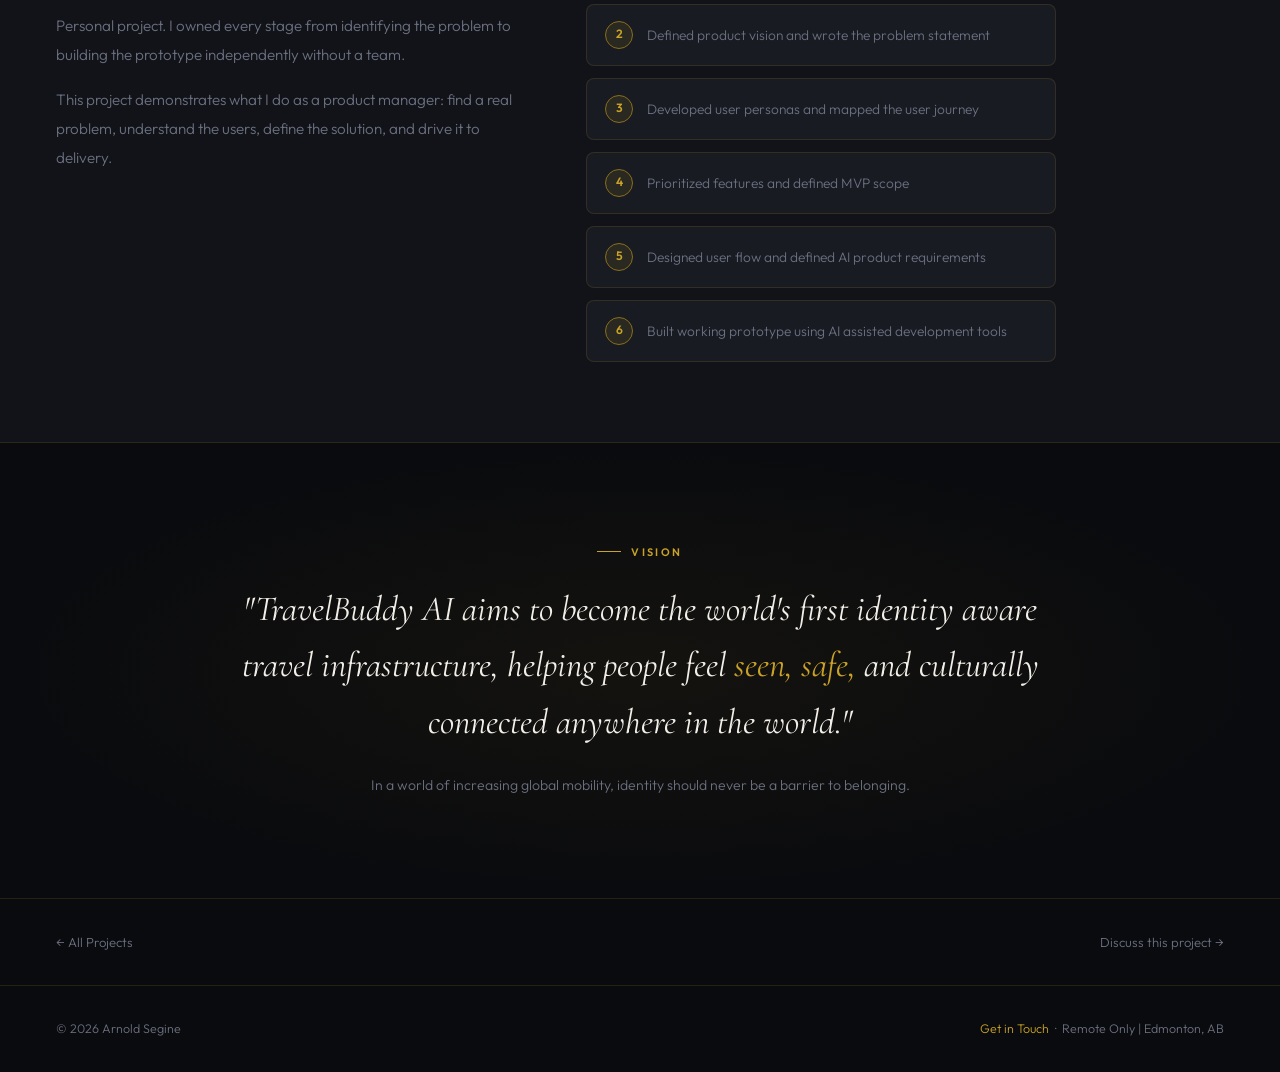
<file: travelbuddy.html>
<!DOCTYPE html>
<html lang="en">
<head>
<meta charset="UTF-8"/>
<meta name="viewport" content="width=device-width, initial-scale=1.0"/>
<title>TravelBuddy AI — Arnold Segine</title>
<link rel="stylesheet" href="style.css"/>
<style>
  .tb-hero {
    min-height: 100vh; display: flex; align-items: center; justify-content: center;
    text-align: center; padding: 120px 56px 80px;
    background: radial-gradient(ellipse at 50% 40%, #0A1840 0%, #060C1A 40%, #020508 100%);
    position: relative; overflow: hidden;
  }
  .tb-hero::before {
    content: ''; position: absolute; top: 50%; left: 50%;
    transform: translate(-50%, -50%);
    width: 900px; height: 900px;
    background: radial-gradient(circle, rgba(201,162,39,0.08) 0%, transparent 65%);
    animation: pulse 4s ease-in-out infinite; pointer-events: none;
  }
  @keyframes pulse { 0%,100%{transform:translate(-50%,-50%) scale(1);opacity:1} 50%{transform:translate(-50%,-50%) scale(1.1);opacity:0.7} }
  @keyframes float { 0%,100%{transform:translateY(0)} 50%{transform:translateY(-12px)} }
  @keyframes bounce { 0%,100%{transform:translateX(-50%) translateY(0)} 50%{transform:translateX(-50%) translateY(6px)} }

  .tb-hero-content { position: relative; z-index: 1; max-width: 780px; }
  .tb-plane { font-size: 4.5rem; display: block; margin-bottom: 24px; animation: float 3s ease-in-out infinite; }
  .tb-hero h1 { font-family: var(--serif); font-size: clamp(3.5rem,7vw,6rem); font-weight: 400; line-height: 1.0; color: var(--white); margin-bottom: 16px; }
  .tb-hero h1 em { color: var(--gold); }
  .tb-tagline { font-size: 1.1rem; color: var(--muted); font-style: italic; letter-spacing: 0.06em; margin-bottom: 24px; }
  .tb-hero-desc { font-size: 1.05rem; color: rgba(242,238,232,0.75); line-height: 1.8; max-width: 580px; margin: 0 auto 32px; }
  .tb-hero-tags { display: flex; gap: 10px; flex-wrap: wrap; justify-content: center; margin-bottom: 36px; }
  .scroll-hint { position: absolute; bottom: 32px; left: 50%; transform: translateX(-50%); display: flex; flex-direction: column; align-items: center; gap: 6px; font-size: 0.7rem; color: var(--muted); letter-spacing: 0.1em; text-transform: uppercase; animation: bounce 2s ease-in-out infinite; }
  .scroll-arrow { width: 1px; height: 32px; background: linear-gradient(to bottom, var(--gold), transparent); }

  .tb-section { padding: 80px 56px; }
  .tb-section.alt { background: var(--bg2); border-top: 1px solid var(--border); border-bottom: 1px solid var(--border); }
  .tb-grid { display: grid; grid-template-columns: 1fr 1fr; gap: 60px; align-items: center; max-width: 1000px; }
  .tb-grid.start { align-items: start; }

  .tb-section h2 { font-family: var(--serif); font-size: clamp(2rem,3.5vw,2.8rem); font-weight: 400; margin-bottom: 20px; line-height: 1.1; }
  .tb-section h2 em { color: var(--gold); }
  .tb-section p { font-size: 0.95rem; color: var(--muted); line-height: 1.9; margin-bottom: 16px; }

  .query-stack { display: flex; flex-direction: column; gap: 10px; }
  .query-chip { background: rgba(201,162,39,0.06); border: 1px solid rgba(201,162,39,0.2); border-radius: 8px; padding: 14px 18px; font-size: 0.9rem; color: var(--white); display: flex; align-items: center; gap: 12px; transition: background 0.2s, border-color 0.2s; }
  .query-chip:hover { background: rgba(201,162,39,0.1); border-color: rgba(201,162,39,0.4); }
  .q-badge { font-size: 0.65rem; padding: 2px 8px; background: rgba(255,80,80,0.15); border: 1px solid rgba(255,80,80,0.3); color: #ff8080; border-radius: 100px; white-space: nowrap; }

  .features-grid { display: grid; grid-template-columns: 1fr 1fr; gap: 10px; }
  .feature-item { background: var(--bg2); border: 1px solid var(--border); border-radius: 8px; padding: 13px 16px; font-size: 0.84rem; color: var(--muted); display: flex; align-items: center; gap: 10px; transition: border-color 0.2s; }
  .feature-item:hover { border-color: var(--gold-dim); color: var(--white); }
  .feature-item::before { content: '✦'; color: var(--gold); font-size: 0.6rem; min-width: 10px; }

  .flow-steps { display: grid; grid-template-columns: repeat(4, 1fr); gap: 2px; margin-top: 40px; border-radius: 12px; overflow: hidden; }
  .flow-step { background: var(--bg3); padding: 32px 22px; position: relative; transition: background 0.2s; }
  .flow-step:hover { background: #1E2230; }
  .flow-num { font-family: var(--serif); font-size: 3rem; color: rgba(201,162,39,0.2); line-height: 1; margin-bottom: 16px; font-weight: 600; }
  .flow-step h4 { font-size: 0.9rem; color: var(--white); font-weight: 500; margin-bottom: 8px; }
  .flow-step p { font-size: 0.82rem; color: var(--muted); line-height: 1.7; }

  .tech-grid { display: grid; grid-template-columns: repeat(5, 1fr); gap: 14px; margin-top: 32px; max-width: 860px; }
  .tech-card { background: var(--bg2); border: 1px solid var(--border); border-radius: 10px; padding: 24px 16px; text-align: center; transition: border-color 0.2s, transform 0.2s; }
  .tech-card:hover { border-color: var(--gold-dim); transform: translateY(-3px); }
  .tech-icon { font-size: 1.8rem; margin-bottom: 10px; }
  .tech-card h4 { font-size: 0.8rem; color: var(--white); font-weight: 500; margin-bottom: 4px; }
  .tech-card p { font-size: 0.7rem; color: var(--muted); }

  .role-steps { display: flex; flex-direction: column; gap: 12px; }
  .role-step { display: flex; gap: 14px; align-items: flex-start; background: var(--bg3); border-radius: 8px; padding: 16px 18px; border: 1px solid var(--border); }
  .role-step-num { width: 28px; height: 28px; min-width: 28px; background: rgba(201,162,39,0.1); border: 1px solid var(--gold-dim); border-radius: 50%; display: flex; align-items: center; justify-content: center; font-size: 0.75rem; color: var(--gold); font-weight: 600; }
  .role-step p { font-size: 0.86rem; color: var(--muted); margin: 3px 0 0; line-height: 1.6; }

  .tb-vision { padding: 100px 56px; text-align: center; background: radial-gradient(ellipse at 50% 50%, rgba(201,162,39,0.05) 0%, transparent 70%); }
  .vision-quote { font-family: var(--serif); font-size: clamp(1.4rem,3vw,2.2rem); color: var(--white); font-style: italic; line-height: 1.6; max-width: 800px; margin: 0 auto 24px; font-weight: 400; }
  .vision-quote em { color: var(--gold); }
  .vision-sub { font-size: 0.88rem; color: var(--muted); }

  @media (max-width: 900px) {
    .tb-hero { padding: 110px 20px 80px; }
    .tb-section { padding: 56px 20px; }
    .tb-grid { grid-template-columns: 1fr; gap: 36px; }
    .flow-steps { grid-template-columns: 1fr 1fr; }
    .tech-grid { grid-template-columns: repeat(3, 1fr); }
    .features-grid { grid-template-columns: 1fr; }
    .tb-vision { padding: 60px 20px; }
  }
  @media (max-width: 480px) {
    .flow-steps { grid-template-columns: 1fr; }
    .tech-grid { grid-template-columns: repeat(2, 1fr); }
  }
</style>
</head>
<body>
<nav>
  <a href="index.html" class="nav-logo">Arnold Segine</a>
  <ul class="nav-links">
    <li><a href="index.html">Home</a></li>
    <li><a href="about.html">About</a></li>
    <li><a href="experience.html">Experience</a></li>
    <li><a href="projects.html">Projects</a></li>
    <li><a href="contact.html">Contact</a></li>
  </ul>
</nav>

<div class="page-wrap">

  <!-- HERO -->
  <div class="tb-hero">
    <div class="tb-hero-content">
      <span class="tb-plane fade-up">✈</span>
      <h1 class="fade-up-2">TravelBuddy <em>AI</em></h1>
      <p class="tb-tagline fade-up-2">"Travel that understands you."</p>
      <p class="tb-hero-desc fade-up-3">An identity aware travel discovery platform powered by LLM natural language search. Helping travelers find culturally relevant, faith aware, and identity specific services anywhere in the world.</p>
      <div class="tb-hero-tags fade-up-3">
        <span class="tag tag-gold">Personal Project</span>
        <span class="tag tag-gold">LLM &amp; NLP</span>
        <span class="tag tag-gold">Identity Aware AI</span>
        <span class="tag tag-gold">2025</span>
      </div>
      <a href="projects.html" class="btn btn-outline fade-up-3">← Back to Projects</a>
    </div>
    <div class="scroll-hint"><span>Scroll</span><div class="scroll-arrow"></div></div>
  </div>

  <!-- PROBLEM -->
  <div class="tb-section alt">
    <div class="tb-grid reveal">
      <div>
        <div class="section-label">The Problem</div>
        <h2>Generic results <em>fail everyone.</em></h2>
        <p>Through independent user research, I identified a clear market gap. Platforms like Google Maps and Yelp return generic results with no understanding of identity specific travel needs including culture, faith, language, grooming, or diaspora services.</p>
        <p>A Black traveler in Copenhagen should not have to scroll through 40 irrelevant barbers. A Muslim traveler in Florence deserves to find a hijabi friendly salon without guesswork.</p>
      </div>
      <div class="query-stack">
        <div class="query-chip"><span>🔍</span><span style="flex:1">Find a Black barber in Copenhagen</span><span class="q-badge">No results</span></div>
        <div class="query-chip"><span>🔍</span><span style="flex:1">English speaking Pentecostal church in Tokyo</span><span class="q-badge">No results</span></div>
        <div class="query-chip"><span>🔍</span><span style="flex:1">Hijabi friendly salon in Florence</span><span class="q-badge">No results</span></div>
        <div class="query-chip"><span>🔍</span><span style="flex:1">African grocery store in Lisbon</span><span class="q-badge">No results</span></div>
      </div>
    </div>
  </div>

  <!-- SOLUTION -->
  <div class="tb-section">
    <div class="tb-grid start reveal">
      <div>
        <div class="section-label">The Solution</div>
        <h2>AI that understands <em>context.</em></h2>
        <p>TravelBuddy AI uses LLM powered natural language search to interpret traveler identity context and return relevant, culturally tagged recommendations.</p>
        <p>The AI parses location, service type, identity needs, cultural context, and language preferences then surfaces the right businesses with an explanation for each recommendation.</p>
      </div>
      <div>
        <div class="section-label" style="margin-bottom:14px;">MVP Features</div>
        <div class="features-grid">
          <div class="feature-item">Natural language search</div>
          <div class="feature-item">AI query interpretation</div>
          <div class="feature-item">Identity aware tagging</div>
          <div class="feature-item">Personalized results</div>
          <div class="feature-item">AI explanations</div>
          <div class="feature-item">Mobile first interface</div>
        </div>
      </div>
    </div>
  </div>

  <!-- USER FLOW -->
  <div class="tb-section alt">
    <div class="section-label reveal">User Flow</div>
    <h2 class="reveal" style="font-family:var(--serif);font-size:clamp(2rem,3.5vw,2.8rem);font-weight:400;margin-top:12px;">Four steps to <em>feeling seen.</em></h2>
    <div class="flow-steps reveal">
      <div class="flow-step"><div class="flow-num">01</div><h4>Type your need</h4><p>User types a travel need in plain natural language with no filters or dropdowns needed.</p></div>
      <div class="flow-step"><div class="flow-num">02</div><h4>AI interprets</h4><p>LLM parses location, identity, cultural context, faith, and language from the query.</p></div>
      <div class="flow-step"><div class="flow-num">03</div><h4>System searches</h4><p>Searches identity tagged business dataset to find the most relevant matches.</p></div>
      <div class="flow-step"><div class="flow-num">04</div><h4>Personalized results</h4><p>User receives ranked recommendations with AI explanations for each result.</p></div>
    </div>
  </div>

  <!-- TECH STACK -->
  <div class="tb-section">
    <div class="section-label reveal">Technology Stack</div>
    <h2 class="reveal" style="font-family:var(--serif);font-size:clamp(2rem,3.5vw,2.8rem);font-weight:400;margin-top:12px;">Built for <em>scale.</em></h2>
    <div class="tech-grid reveal">
      <div class="tech-card"><div class="tech-icon">⚛️</div><h4>React</h4><p>Frontend interface</p></div>
      <div class="tech-card"><div class="tech-icon">🐍</div><h4>Python</h4><p>FastAPI backend</p></div>
      <div class="tech-card"><div class="tech-icon">🤖</div><h4>LLM Layer</h4><p>Query interpretation</p></div>
      <div class="tech-card"><div class="tech-icon">🗃️</div><h4>Tagged Dataset</h4><p>Identity tagged businesses</p></div>
      <div class="tech-card"><div class="tech-icon">🚀</div><h4>Replit</h4><p>MVP prototype</p></div>
    </div>
  </div>

  <!-- MY ROLE -->
  <div class="tb-section alt">
    <div class="tb-grid start reveal">
      <div>
        <div class="section-label">My Role</div>
        <h2>Full product <em>ownership.</em></h2>
        <p>Personal project. I owned every stage from identifying the problem to building the prototype independently without a team.</p>
        <p>This project demonstrates what I do as a product manager: find a real problem, understand the users, define the solution, and drive it to delivery.</p>
      </div>
      <div class="role-steps">
        <div class="role-step"><div class="role-step-num">1</div><p>Conducted independent user research to identify the market gap</p></div>
        <div class="role-step"><div class="role-step-num">2</div><p>Defined product vision and wrote the problem statement</p></div>
        <div class="role-step"><div class="role-step-num">3</div><p>Developed user personas and mapped the user journey</p></div>
        <div class="role-step"><div class="role-step-num">4</div><p>Prioritized features and defined MVP scope</p></div>
        <div class="role-step"><div class="role-step-num">5</div><p>Designed user flow and defined AI product requirements</p></div>
        <div class="role-step"><div class="role-step-num">6</div><p>Built working prototype using AI assisted development tools</p></div>
      </div>
    </div>
  </div>

  <!-- VISION -->
  <div class="tb-vision reveal">
    <div class="section-label" style="justify-content:center;">Vision</div>
    <p class="vision-quote" style="margin-top:20px;">"TravelBuddy AI aims to become the world's first identity aware travel infrastructure, helping people feel <em>seen, safe,</em> and culturally connected anywhere in the world."</p>
    <p class="vision-sub">In a world of increasing global mobility, identity should never be a barrier to belonging.</p>
  </div>

  <div style="display:flex;justify-content:space-between;align-items:center;padding:32px 56px;border-top:1px solid var(--border);">
    <a href="projects.html" style="font-size:0.82rem;color:var(--muted);text-decoration:none;transition:color 0.2s;" onmouseover="this.style.color='var(--gold)'" onmouseout="this.style.color='var(--muted)'">← All Projects</a>
    <a href="contact.html" style="font-size:0.82rem;color:var(--muted);text-decoration:none;transition:color 0.2s;" onmouseover="this.style.color='var(--gold)'" onmouseout="this.style.color='var(--muted)'">Discuss this project →</a>
  </div>

  <footer>
    <div>© 2026 Arnold Segine</div>
    <div><a href="contact.html">Get in Touch</a> &nbsp;·&nbsp; Remote Only | Edmonton, AB</div>
  </footer>
</div>
<script src="nav.js"></script>
</body>
</html>
</file>
<file: style.css>
@import url('https://fonts.googleapis.com/css2?family=Cormorant+Garamond:ital,wght@0,400;0,600;1,400&family=Outfit:wght@300;400;500;600&display=swap');

:root {
  --bg: #0A0B0E;
  --bg2: #111318;
  --bg3: #181B22;
  --gold: #C9A227;
  --gold-dim: #8A6E1A;
  --gold-light: #E8C050;
  --white: #F2EEE8;
  --muted: #6B7080;
  --border: rgba(201,162,39,0.15);
  --card: rgba(255,255,255,0.03);
  --serif: 'Cormorant Garamond', Georgia, serif;
  --sans: 'Outfit', system-ui, sans-serif;
}

*, *::before, *::after { box-sizing: border-box; margin: 0; padding: 0; }
html { scroll-behavior: smooth; }

body {
  background: var(--bg);
  color: var(--white);
  font-family: var(--sans);
  font-weight: 300;
  line-height: 1.7;
  overflow-x: hidden;
  -webkit-font-smoothing: antialiased;
}

/* ── FALLBACK FONTS if Google Fonts fails ── */
@supports not (font-family: 'Cormorant Garamond') {
  :root { --serif: Georgia, 'Times New Roman', serif; }
}

/* ── NAV ── */
nav {
  position: fixed; top: 0; left: 0; right: 0; z-index: 100;
  display: flex; justify-content: space-between; align-items: center;
  padding: 18px 56px;
  background: rgba(10,11,14,0.92);
  backdrop-filter: blur(20px);
  border-bottom: 1px solid var(--border);
}
.nav-logo {
  font-family: var(--serif);
  font-size: 1.15rem;
  font-weight: 600;
  color: var(--gold);
  letter-spacing: 0.03em;
  text-decoration: none;
}
.nav-links { display: flex; gap: 32px; list-style: none; }
.nav-links a {
  color: var(--muted);
  text-decoration: none;
  font-size: 0.8rem;
  font-weight: 500;
  letter-spacing: 0.1em;
  text-transform: uppercase;
  transition: color 0.2s;
  position: relative;
}
.nav-links a::after {
  content: '';
  position: absolute; bottom: -4px; left: 0; right: 0;
  height: 1px; background: var(--gold);
  transform: scaleX(0);
  transition: transform 0.2s;
}
.nav-links a:hover { color: var(--gold-light); }
.nav-links a:hover::after { transform: scaleX(1); }
.nav-links a.active { color: var(--gold); }
.nav-links a.active::after { transform: scaleX(1); }

/* ── SHARED LAYOUT ── */
.page-wrap { padding-top: 72px; }

section { padding: 72px 56px; }

.section-label {
  font-size: 0.68rem;
  font-weight: 600;
  letter-spacing: 0.22em;
  text-transform: uppercase;
  color: var(--gold);
  margin-bottom: 14px;
  display: flex; align-items: center; gap: 10px;
}
.section-label::before {
  content: '';
  width: 24px; height: 1px;
  background: var(--gold);
  display: inline-block;
}

h1, h2, h3.serif {
  font-family: var(--serif);
  line-height: 1.05;
  color: var(--white);
}
h2 {
  font-family: var(--serif);
  font-size: clamp(2.2rem, 4vw, 3.2rem);
  color: var(--white);
  margin-bottom: 12px;
  line-height: 1.08;
  font-weight: 400;
}
h2 em { color: var(--gold); font-style: italic; }

.section-desc {
  color: var(--muted);
  font-size: 0.95rem;
  max-width: 520px;
  margin-bottom: 48px;
}

.divider {
  border: none;
  border-top: 1px solid var(--border);
  margin: 0 56px;
}

/* ── BUTTONS ── */
.btn {
  display: inline-flex; align-items: center; gap: 8px;
  padding: 12px 26px;
  border-radius: 4px;
  font-size: 0.82rem;
  font-weight: 500;
  letter-spacing: 0.06em;
  text-decoration: none;
  transition: all 0.2s;
  cursor: pointer;
  border: none;
}
.btn-gold {
  background: var(--gold);
  color: #0A0B0E;
}
.btn-gold:hover { background: var(--gold-light); transform: translateY(-1px); }
.btn-outline {
  border: 1px solid var(--border);
  color: var(--muted);
  background: transparent;
}
.btn-outline:hover { border-color: var(--gold); color: var(--gold); }

/* ── TAGS ── */
.tag {
  font-size: 0.68rem; padding: 3px 10px;
  border-radius: 100px;
  border: 1px solid var(--border);
  color: var(--muted);
  letter-spacing: 0.05em;
  font-weight: 500;
}
.tag-gold {
  background: rgba(201,162,39,0.1);
  border-color: rgba(201,162,39,0.25);
  color: var(--gold);
}

/* ── STATS STRIP ── */
.stats-strip {
  background: var(--bg2);
  border-top: 1px solid var(--border);
  border-bottom: 1px solid var(--border);
  padding: 36px 56px;
  display: grid;
  grid-template-columns: repeat(4, 1fr);
  gap: 24px;
}
.stat { text-align: center; }
.stat-num {
  font-family: var(--serif);
  font-size: 2.8rem;
  color: var(--gold);
  display: block;
  line-height: 1;
  margin-bottom: 6px;
  font-weight: 600;
}
.stat-label { font-size: 0.75rem; color: var(--muted); letter-spacing: 0.06em; }

/* ── GOLD LINE ── */
.gold-rule {
  border: none;
  border-top: 1px solid rgba(201,162,39,0.2);
  margin: 36px 0;
}

/* ── FOOTER ── */
footer {
  padding: 32px 56px;
  border-top: 1px solid var(--border);
  display: flex;
  justify-content: space-between;
  align-items: center;
  font-size: 0.78rem;
  color: var(--muted);
}
footer a { color: var(--gold); text-decoration: none; }

/* ── ANIMATIONS ── */
@keyframes fadeUp {
  from { opacity: 0; transform: translateY(20px); }
  to { opacity: 1; transform: translateY(0); }
}
.fade-up { animation: fadeUp 0.7s ease both; }
.fade-up-2 { animation: fadeUp 0.7s 0.15s ease both; }
.fade-up-3 { animation: fadeUp 0.7s 0.3s ease both; }

.reveal {
  opacity: 0; transform: translateY(18px);
  transition: opacity 0.6s ease, transform 0.6s ease;
}
.reveal.visible { opacity: 1; transform: translateY(0); }

/* ── RESPONSIVE ── */
@media (max-width: 900px) {
  nav { padding: 14px 20px; }
  .nav-links { gap: 14px; }
  .nav-links a { font-size: 0.7rem; }
  section { padding: 48px 20px; }
  .divider { margin: 0 20px; }
  .stats-strip { grid-template-columns: repeat(2,1fr); padding: 28px 20px; }
  footer { padding: 24px 20px; flex-direction: column; gap: 8px; text-align: center; }
}
@media (max-width: 480px) {
  nav { padding: 12px 14px; }
  .nav-links { gap: 8px; }
  .nav-links a { font-size: 0.62rem; letter-spacing: 0.04em; }
  .nav-logo { font-size: 0.9rem; }
  section { padding: 32px 14px; }
}
</file>
